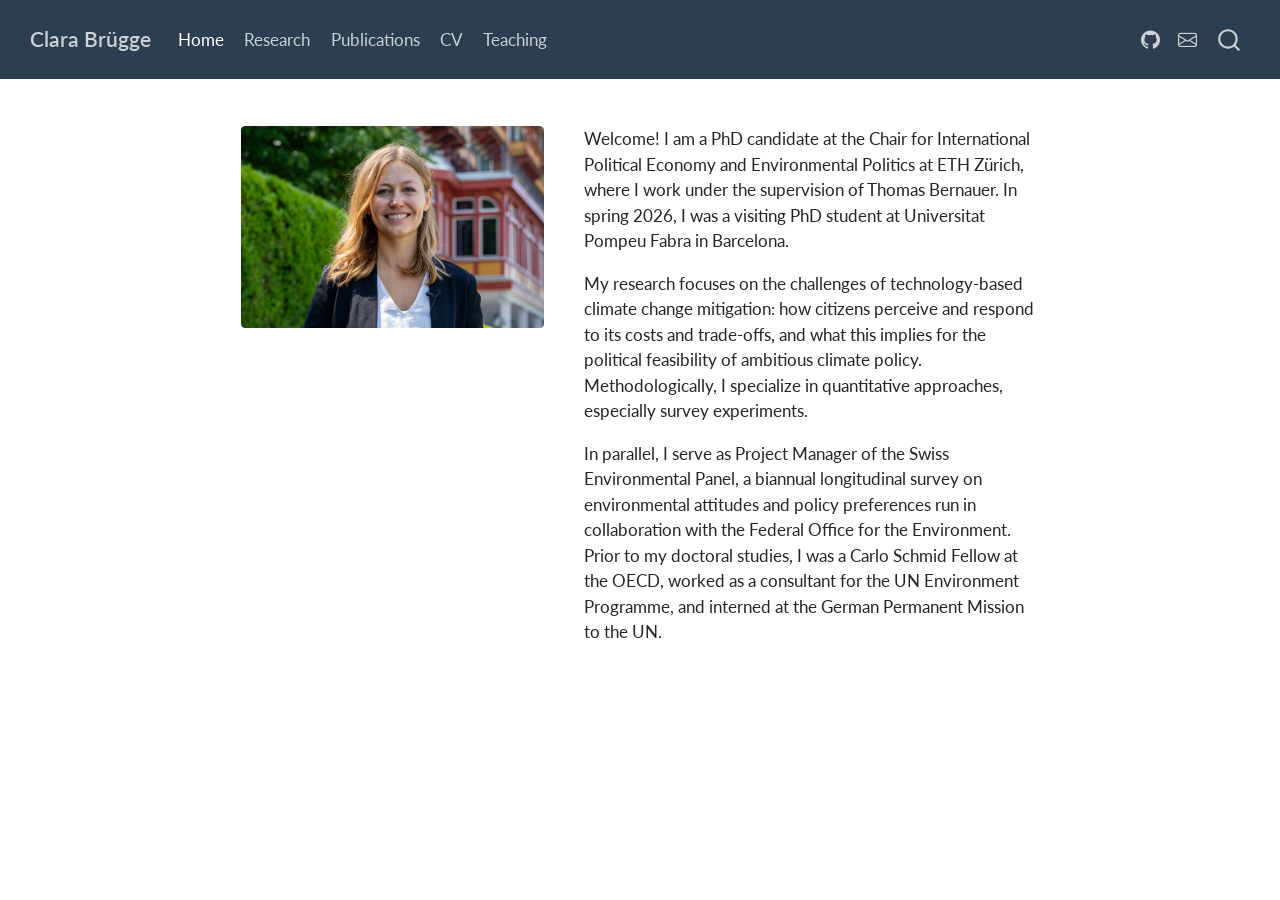
<file: index.html>
<!DOCTYPE html>
<html xmlns="http://www.w3.org/1999/xhtml" lang="en" xml:lang="en"><head>

<meta charset="utf-8">
<meta name="generator" content="quarto-1.11.9">

<meta name="viewport" content="width=device-width, initial-scale=1.0, user-scalable=yes">

<meta name="description" content="Clara Brügge is a PhD candidate in International Political Economy and Environmental Politics at ETH Zürich. Research on public opinion, survey experiments and the political feasibility of climate policy.">

<title>Clara Brügge – PhD Candidate in Environmental Politics, ETH Zürich – Clara Brügge</title>
<style>
/* Default styles provided by pandoc.
** See https://pandoc.org/MANUAL.html#variables-for-html for config info.
*/
span.smallcaps{font-variant: small-caps;}
div.columns{display: flex; gap: 1.5em;}
div.column{flex: auto;}
@media screen {
div.columns{gap: min(4vw, 1.5em);}
div.column{overflow-x: auto;}
}
div.hanging-indent{margin-left: 1.5em; text-indent: -1.5em;}
ul.task-list{list-style: none;}
ul.task-list li input[type="checkbox"] {
  width: 0.8em;
  margin: 0 0.8em 0.2em -1em; /* quarto-specific, see https://github.com/quarto-dev/quarto-cli/issues/4556 */ 
  vertical-align: middle;
}
</style>


<script src="site_libs/quarto-nav/quarto-nav.js"></script>
<script src="site_libs/quarto-nav/headroom.min.js"></script>
<script src="site_libs/clipboard/clipboard.min.js"></script>
<script src="site_libs/quarto-search/autocomplete.umd.js"></script>
<script src="site_libs/quarto-search/fuse.min.js"></script>
<script src="site_libs/quarto-search/quarto-search.js"></script>
<meta name="quarto:offset" content="./">
<script src="site_libs/quarto-html/quarto.js" type="module"></script>
<script src="site_libs/quarto-html/tabsets/tabsets.js" type="module"></script>
<script src="site_libs/quarto-html/scrollable-regions/scrollable-regions.js" type="module"></script>
<script src="site_libs/quarto-html/popper.min.js"></script>
<script src="site_libs/quarto-html/tippy.umd.min.js"></script>
<script src="site_libs/quarto-html/anchor.min.js"></script>
<link href="site_libs/quarto-html/tippy.css" rel="stylesheet">
<link href="site_libs/quarto-html/quarto-syntax-highlighting-63b5708e65d6cd79cd7618c58d0c21e7.css" rel="stylesheet" id="quarto-text-highlighting-styles">
<script src="site_libs/bootstrap/bootstrap.min.js"></script>
<link href="site_libs/bootstrap/bootstrap-icons.css" rel="stylesheet">
<link href="site_libs/bootstrap/bootstrap-1895d770650154722f7722018adbf507.min.css" rel="stylesheet" append-hash="true" id="quarto-bootstrap" data-mode="light">
<script id="quarto-search-options" type="application/json">{
  "location": "navbar",
  "copy-button": false,
  "collapse-after": 3,
  "panel-placement": "end",
  "type": "overlay",
  "limit": 50,
  "keyboard-shortcut": [
    "f",
    "/",
    "s"
  ],
  "show-item-context": false,
  "language": {
    "search-no-results-text": "No results",
    "search-matching-documents-text": "matching documents",
    "search-copy-link-title": "Copy link to search",
    "search-hide-matches-text": "Hide additional matches",
    "search-more-match-text": "more match in this document",
    "search-more-matches-text": "more matches in this document",
    "search-clear-button-title": "Clear",
    "search-text-placeholder": "",
    "search-detached-cancel-button-title": "Cancel",
    "search-submit-button-title": "Submit",
    "search-label": "Search"
  }
}</script>
<meta name="google-site-verification" content="9ey0wzhWp5DeeCTPAbMis8slgyJrIRPa8toLAKArgnY">


<link rel="stylesheet" href="styles.css">
<meta property="og:title" content="Clara Brügge – PhD Candidate in Environmental Politics, ETH Zürich">
<meta property="og:description" content="Clara Brügge is a PhD candidate in International Political Economy and Environmental Politics at ETH Zürich. Research on public opinion, survey experiments and the political feasibility of climate policy.">
<meta property="og:image" content="https://clbruegge.github.io/profile.jpg">
<meta property="og:site_name" content="Clara Brügge">
<meta property="og:image:height" content="2371">
<meta property="og:image:width" content="3555">
</head>

<body class="nav-fixed fullcontent quarto-light"><a id="quarto-skip-link" class="visually-hidden-focusable" href="#quarto-document-content">Skip to main content</a>

<div id="quarto-search-results"></div>
  <header id="quarto-header" class="headroom fixed-top">
    <nav class="navbar navbar-expand-lg " data-bs-theme="dark" aria-label="Site">
      <div class="navbar-container container-fluid">
      <div class="navbar-brand-container mx-auto">
    <a class="navbar-brand" href="./index.html">
    <span class="navbar-title">Clara Brügge</span>
    </a>
  </div>
          <button class="navbar-toggler" type="button" data-bs-toggle="collapse" data-bs-target="#navbarCollapse" aria-controls="navbarCollapse" aria-expanded="false" aria-label="Toggle navigation" onclick="if (window.quartoToggleHeadroom) { window.quartoToggleHeadroom(); }">
  <span class="navbar-toggler-icon"></span>
</button>
          <div class="collapse navbar-collapse" id="navbarCollapse">
            <ul class="navbar-nav navbar-nav-scroll me-auto">
  <li class="nav-item">
    <a class="nav-link active" href="./index.html" aria-current="page"> 
<span class="menu-text">Home</span></a>
  </li>  
  <li class="nav-item">
    <a class="nav-link" href="./research.html"> 
<span class="menu-text">Research</span></a>
  </li>  
  <li class="nav-item">
    <a class="nav-link" href="./publications.html"> 
<span class="menu-text">Publications</span></a>
  </li>  
  <li class="nav-item">
    <a class="nav-link" href="./cv.html"> 
<span class="menu-text">CV</span></a>
  </li>  
  <li class="nav-item">
    <a class="nav-link" href="./teaching.html"> 
<span class="menu-text">Teaching</span></a>
  </li>  
</ul>
            <ul class="navbar-nav navbar-nav-scroll ms-auto">
  <li class="nav-item compact">
    <a class="nav-link" href="https://github.com/clbruegge"> <i class="bi bi-github" role="img">
</i> 
<span class="menu-text"></span></a>
  </li>  
  <li class="nav-item compact">
    <a class="nav-link" href="mailto:cbrugge@ethz.ch"> <i class="bi bi-envelope" role="img">
</i> 
<span class="menu-text"></span></a>
  </li>  
</ul>
          </div> <!-- /navcollapse -->
            <div class="quarto-navbar-tools">
</div>
            <div id="quarto-search" class="" title="Search"></div>
      </div> <!-- /container-fluid -->
    </nav>
</header>
<!-- content -->
<div id="quarto-content" class="quarto-container page-columns page-rows-contents page-layout-article page-navbar">
<!-- sidebar -->
<!-- margin-sidebar -->
    
<!-- main -->
<main class="content" id="quarto-document-content" tabindex="-1"><header id="title-block-header" class="quarto-title-block"></header>




<div class="columns">
<div class="column" style="width:38%;">
<p><img src="profile.jpg" class="rounded img-fluid" style="width:100%; border-radius: 50%;"></p>
</div><div class="column" style="width:5%;">

</div><div class="column" style="width:57%;">
<p>Welcome! I am a PhD candidate at the Chair for International Political Economy and Environmental Politics at ETH Zürich, where I work under the supervision of Thomas Bernauer. In spring 2026, I was a visiting PhD student at Universitat Pompeu Fabra in Barcelona.</p>
<p>My research focuses on the challenges of technology-based climate change mitigation: how citizens perceive and respond to its costs and trade-offs, and what this implies for the political feasibility of ambitious climate policy. Methodologically, I specialize in quantitative approaches, especially survey experiments.</p>
<p>In parallel, I serve as Project Manager of the Swiss Environmental Panel, a biannual longitudinal survey on environmental attitudes and policy preferences run in collaboration with the Federal Office for the Environment. Prior to my doctoral studies, I was a Carlo Schmid Fellow at the OECD, worked as a consultant for the UN Environment Programme, and interned at the German Permanent Mission to the UN.</p>
</div>
</div>



</main> <!-- /main -->
<script id="quarto-html-after-body" type="application/javascript">
  window.document.addEventListener("DOMContentLoaded", function (event) {
    const icon = "";
    const anchorJS = new window.AnchorJS();
    anchorJS.options = {
      placement: 'right',
      icon: icon
    };
    anchorJS.add('.anchored');
    const isCodeAnnotation = (el) => {
      for (const clz of el.classList) {
        if (clz.startsWith('code-annotation-')) {                     
          return true;
        }
      }
      return false;
    }
    const onCopySuccess = function(e) {
      // button target
      const button = e.trigger;
      // don't keep focus
      button.blur();
      // flash "checked"
      button.classList.add('code-copy-button-checked');
      var currentTitle = button.getAttribute("title");
      button.setAttribute("title", "Copied!");
      let tooltip;
      if (window.bootstrap) {
        button.setAttribute("data-bs-toggle", "tooltip");
        button.setAttribute("data-bs-placement", "left");
        button.setAttribute("data-bs-title", "Copied!");
        tooltip = new bootstrap.Tooltip(button, 
          { trigger: "manual", 
            customClass: "code-copy-button-tooltip",
            offset: [0, -8]});
        tooltip.show();    
      }
      setTimeout(function() {
        if (tooltip) {
          tooltip.hide();
          button.removeAttribute("data-bs-title");
          button.removeAttribute("data-bs-toggle");
          button.removeAttribute("data-bs-placement");
        }
        button.setAttribute("title", currentTitle);
        button.classList.remove('code-copy-button-checked');
      }, 1000);
      // clear code selection
      e.clearSelection();
    }
    const getTextToCopy = function(trigger) {
      const outerScaffold = trigger.parentElement.cloneNode(true);
      const codeEl = outerScaffold.querySelector('code');
      for (const childEl of codeEl.children) {
        if (isCodeAnnotation(childEl)) {
          childEl.remove();
        }
      }
      return codeEl.innerText;
    }
    const clipboard = new window.ClipboardJS('.code-copy-button:not([data-in-quarto-modal])', {
      text: getTextToCopy
    });
    clipboard.on('success', onCopySuccess);
    if (window.document.getElementById('quarto-embedded-source-code-modal')) {
      const clipboardModal = new window.ClipboardJS('.code-copy-button[data-in-quarto-modal]', {
        text: getTextToCopy,
        container: window.document.getElementById('quarto-embedded-source-code-modal')
      });
      clipboardModal.on('success', onCopySuccess);
    }
      var localhostRegex = new RegExp(/^(?:http|https):\/\/localhost\:?[0-9]*\//);
      var mailtoRegex = new RegExp(/^mailto:/);
        var filterRegex = new RegExp("https:\/\/clbruegge\.github\.io\/");
      var isInternal = (href) => {
          return filterRegex.test(href) || localhostRegex.test(href) || mailtoRegex.test(href);
      }
      // Inspect non-navigation links and adorn them if external
      window.quartoDecorateExternalLinks = function (root) {
     var links = (root || window.document).querySelectorAll('a[href]:not(.nav-link):not(.navbar-brand):not(.toc-action):not(.sidebar-link):not(.sidebar-item-toggle):not(.pagination-link):not(.no-external):not([aria-hidden]):not(.dropdown-item):not(.quarto-navigation-tool):not(.about-link)');
      for (var i=0; i<links.length; i++) {
        const link = links[i];
        if (!isInternal(link.href)) {
          // undo the damage that might have been done by quarto-nav.js in the case of
          // links that we want to consider external
          if (link.dataset.originalHref !== undefined) {
            link.href = link.dataset.originalHref;
          }
          if (!link.classList.contains('no-external-icon')) {
          }
        }
      }
      };
      window.quartoDecorateExternalLinks(window.document);
    // Esc closes the popup (WCAG 1.4.13) and focus leaving both trigger and
    // popup closes it (WCAG 2.4.11); tippy handles neither for interactive popups.
    const hideOnEscAndFocusOut = {
      name: 'hideOnEscAndFocusOut',
      defaultValue: true,
      fn(instance) {
        const dismiss = () => {
          // A show scheduled by the trigger delay would otherwise reopen it
          instance.clearDelayTimeouts();
          instance.hide();
        };
        const onKeyDown = (event) => {
          if (event.key !== 'Escape') {
            return;
          }
          // Keep Esc from also reaching page handlers (e.g. reveal.js overview),
          // except an open reveal.js slide menu, which Esc should close too.
          // The menu handles keys only when its keyboard option is on.
          const menuHandlesEsc = window.Reveal?.getPlugin?.('menu')?.isOpen() &&
            window.Reveal.getConfig().menu?.keyboard !== false;
          if (!menuHandlesEsc) {
            event.stopPropagation();
          }
          if (instance.popper.contains(window.document.activeElement)) {
            // Disabled while refocusing so the focus trigger does not reopen it
            instance.disable();
            instance.reference.focus();
            instance.enable();
          }
          dismiss();
        };
        const onFocusOut = (event) => {
          const target = event.relatedTarget;
          if (target && !instance.reference.contains(target) &&
              !instance.popper.contains(target)) {
            dismiss();
          }
        };
        // On the trigger too: a click trigger (code-annotations: select) has no
        // blur handling. Attached for the instance's lifetime so leaving the
        // trigger also cancels a show still pending on the trigger delay.
        instance.reference.addEventListener('focusout', onFocusOut);
        return {
          onShow() {
            window.document.addEventListener('keydown', onKeyDown, true);
            instance.popper.addEventListener('focusout', onFocusOut);
          },
          onHide() {
            window.document.removeEventListener('keydown', onKeyDown, true);
            instance.popper.removeEventListener('focusout', onFocusOut);
          },
          onDestroy() {
            instance.reference.removeEventListener('focusout', onFocusOut);
          },
        };
      },
    };
    function tippyHover(el, contentFn, onTriggerFn, onUntriggerFn) {
      const config = {
        allowHTML: true,
        maxWidth: 500,
        delay: 100,
        arrow: false,
        appendTo: function(el) {
            return el.parentElement;
        },
        interactive: true,
        interactiveBorder: 10,
        theme: 'quarto',
        placement: 'bottom-start',
        plugins: [hideOnEscAndFocusOut],
      };
      if (contentFn) {
        config.content = contentFn;
      }
      if (onTriggerFn) {
        config.onTrigger = onTriggerFn;
      }
      if (onUntriggerFn) {
        config.onUntrigger = onUntriggerFn;
      }
      window.tippy(el, config); 
    }
    const noterefs = window.document.querySelectorAll('a[role="doc-noteref"]');
    for (var i=0; i<noterefs.length; i++) {
      const ref = noterefs[i];
      tippyHover(ref, function() {
        // use id or data attribute instead here
        let href = ref.getAttribute('data-footnote-href') || ref.getAttribute('href');
        try { href = new URL(href).hash; } catch {}
        const id = href.replace(/^#\/?/, "");
        const note = window.document.getElementById(id);
        if (note) {
          return note.innerHTML;
        } else {
          return "";
        }
      });
    }
    const xrefs = window.document.querySelectorAll('a.quarto-xref');
    const processXRef = (id, note) => {
      // Strip column container classes
      const stripColumnClz = (el) => {
        el.classList.remove("page-full", "page-columns");
        if (el.children) {
          for (const child of el.children) {
            stripColumnClz(child);
          }
        }
      }
      stripColumnClz(note)
      if (id === null || id.startsWith('sec-')) {
        // Special case sections, only their first couple elements
        const container = document.createElement("div");
        if (note.children && note.children.length > 2) {
          container.appendChild(note.children[0].cloneNode(true));
          for (let i = 1; i < note.children.length; i++) {
            const child = note.children[i];
            if (child.tagName === "P" && child.innerText === "") {
              continue;
            } else {
              container.appendChild(child.cloneNode(true));
              break;
            }
          }
          if (window.Quarto?.typesetMath) {
            window.Quarto.typesetMath(container);
          }
          return container.innerHTML
        } else {
          if (window.Quarto?.typesetMath) {
            window.Quarto.typesetMath(note);
          }
          return note.innerHTML;
        }
      } else {
        // Remove any anchor links if they are present
        const anchorLink = note.querySelector('a.anchorjs-link');
        if (anchorLink) {
          anchorLink.remove();
        }
        if (window.Quarto?.typesetMath) {
          window.Quarto.typesetMath(note);
        }
        if (note.classList.contains("callout")) {
          return note.outerHTML;
        } else {
          return note.innerHTML;
        }
      }
    }
    for (var i=0; i<xrefs.length; i++) {
      const xref = xrefs[i];
      tippyHover(xref, undefined, function(instance) {
        instance.disable();
        let url = xref.getAttribute('href');
        let hash = undefined; 
        if (url.startsWith('#')) {
          hash = url;
        } else {
          try { hash = new URL(url).hash; } catch {}
        }
        if (hash) {
          const id = hash.replace(/^#\/?/, "");
          const note = window.document.getElementById(id);
          if (note !== null) {
            try {
              const html = processXRef(id, note.cloneNode(true));
              instance.setContent(html);
            } finally {
              instance.enable();
              instance.show();
            }
          } else {
            // See if we can fetch this
            fetch(url.split('#')[0])
            .then(res => res.text())
            .then(html => {
              const parser = new DOMParser();
              const htmlDoc = parser.parseFromString(html, "text/html");
              const note = htmlDoc.getElementById(id);
              if (note !== null) {
                const html = processXRef(id, note);
                instance.setContent(html);
              } 
            }).finally(() => {
              instance.enable();
              instance.show();
            });
          }
        } else {
          // See if we can fetch a full url (with no hash to target)
          // This is a special case and we should probably do some content thinning / targeting
          fetch(url)
          .then(res => res.text())
          .then(html => {
            const parser = new DOMParser();
            const htmlDoc = parser.parseFromString(html, "text/html");
            const note = htmlDoc.querySelector('main.content');
            if (note !== null) {
              // This should only happen for chapter cross references
              // (since there is no id in the URL)
              // remove the first header
              if (note.children.length > 0 && note.children[0].tagName === "HEADER") {
                note.children[0].remove();
              }
              const html = processXRef(null, note);
              instance.setContent(html);
            } 
          }).finally(() => {
            instance.enable();
            instance.show();
          });
        }
      }, function(instance) {
      });
    }
        let selectedAnnoteEl;
        const selectorForAnnotation = ( cell, annotation) => {
          let cellAttr = 'data-code-cell="' + cell + '"';
          let lineAttr = 'data-code-annotation="' +  annotation + '"';
          const selector = 'span[' + cellAttr + '][' + lineAttr + ']';
          return selector;
        }
        const selectCodeLines = (annoteEl) => {
          const doc = window.document;
          const targetCell = annoteEl.getAttribute("data-target-cell");
          const targetAnnotation = annoteEl.getAttribute("data-target-annotation");
          const annoteSpan = window.document.querySelector(selectorForAnnotation(targetCell, targetAnnotation));
          const lines = annoteSpan.getAttribute("data-code-lines").split(",");
          const lineIds = lines.map((line) => {
            return targetCell + "-" + line;
          })
          // Each band is positioned against its own containing block, which is
          // not the offsetParent of the lines, so place it from client rects.
          const placeBand = (band, firstEl, lastEl, codeBlock) => {
            const container = band.offsetParent;
            if (container === null) {
              return;
            }
            const containerRect = container.getBoundingClientRect();
            // Reveal.js scales slides with a transform, so convert client
            // pixels back to the CSS pixels of the container.
            const scale = containerRect.height / container.offsetHeight || 1;
            const firstRect = firstEl.getBoundingClientRect();
            const lastRect = lastEl.getBoundingClientRect();
            const top = (firstRect.top - containerRect.top) / scale - container.clientTop + container.scrollTop;
            const height = (lastRect.bottom - firstRect.top) / scale;
            band.style.top = top - 2 + "px";
            band.style.height = height + 4 + "px";
            if (codeBlock) {
              // Without the copy button wrapper, the containing block is wider
              // than the code block, so span the code block explicitly.
              const blockRect = codeBlock.getBoundingClientRect();
              band.style.left = (blockRect.left - containerRect.left) / scale - container.clientLeft + container.scrollLeft + "px";
              band.style.width = blockRect.width / scale + "px";
            }
          };
          if (lineIds.length > 0) {
            const el = window.document.getElementById(lineIds[0]);
            const lastEl = window.document.getElementById(lineIds[lineIds.length - 1]);
            const parent = el.parentElement.parentElement;
            // cook up a div (if necessary) and position it
            let div = window.document.getElementById("code-annotation-line-highlight");
            if (div === null) {
              div = window.document.createElement("div");
              div.setAttribute("id", "code-annotation-line-highlight");
              div.style.position = 'absolute';
              parent.appendChild(div);
            }
            placeBand(div, el, lastEl, parent.closest("div.sourceCode") || parent);
            let gutterDiv = window.document.getElementById("code-annotation-line-highlight-gutter");
            if (gutterDiv === null) {
              gutterDiv = window.document.createElement("div");
              gutterDiv.setAttribute("id", "code-annotation-line-highlight-gutter");
              gutterDiv.style.position = 'absolute';
              const codeCell = window.document.getElementById(targetCell);
              const gutter = codeCell.querySelector('.code-annotation-gutter');
              gutter.appendChild(gutterDiv);
            }
            placeBand(gutterDiv, el, lastEl);
            selectedAnnoteEl = annoteEl;
          }
        };
        const unselectCodeLines = () => {
          const elementsIds = ["code-annotation-line-highlight", "code-annotation-line-highlight-gutter"];
          elementsIds.forEach((elId) => {
            const div = window.document.getElementById(elId);
            if (div) {
              div.remove();
            }
          });
          selectedAnnoteEl = undefined;
        };
          // Handle positioning of the toggle
      window.addEventListener(
        "resize",
        throttle(() => {
          elRect = undefined;
          if (selectedAnnoteEl) {
            selectCodeLines(selectedAnnoteEl);
          }
        }, 10)
      );
      function throttle(fn, ms) {
      let throttle = false;
      let timer;
        return (...args) => {
          if(!throttle) { // first call gets through
              fn.apply(this, args);
              throttle = true;
          } else { // all the others get throttled
              if(timer) clearTimeout(timer); // cancel #2
              timer = setTimeout(() => {
                fn.apply(this, args);
                timer = throttle = false;
              }, ms);
          }
        };
      }
        // Attach click handler to the DT
        const annoteDls = window.document.querySelectorAll('dt[data-target-cell]');
        for (const annoteDlNode of annoteDls) {
          annoteDlNode.addEventListener('click', (event) => {
            const clickedEl = event.target;
            if (clickedEl !== selectedAnnoteEl) {
              unselectCodeLines();
              const activeEl = window.document.querySelector('dt[data-target-cell].code-annotation-active');
              if (activeEl) {
                activeEl.classList.remove('code-annotation-active');
              }
              selectCodeLines(clickedEl);
              clickedEl.classList.add('code-annotation-active');
            } else {
              // Unselect the line
              unselectCodeLines();
              clickedEl.classList.remove('code-annotation-active');
            }
          });
        }
    const findCites = (el) => {
      const parentEl = el.parentElement;
      if (parentEl) {
        const cites = parentEl.dataset.cites;
        if (cites) {
          return {
            el,
            cites: cites.split(' ')
          };
        } else {
          return findCites(el.parentElement)
        }
      } else {
        return undefined;
      }
    };
    var bibliorefs = window.document.querySelectorAll('a[role="doc-biblioref"]');
    for (var i=0; i<bibliorefs.length; i++) {
      const ref = bibliorefs[i];
      const citeInfo = findCites(ref);
      if (citeInfo) {
        tippyHover(citeInfo.el, function() {
          var popup = window.document.createElement('div');
          citeInfo.cites.forEach(function(cite) {
            var citeDiv = window.document.createElement('div');
            citeDiv.classList.add('hanging-indent');
            citeDiv.classList.add('csl-entry');
            var biblioDiv = window.document.getElementById('ref-' + cite);
            if (biblioDiv) {
              citeDiv.innerHTML = biblioDiv.innerHTML;
            }
            popup.appendChild(citeDiv);
          });
          return popup.innerHTML;
        });
      }
    }
  });
  </script>
  <script type="application/javascript">
  window.quartoScrollableRegionsLabels = {"code":"Scrollable code","output":"Scrollable output"};
  </script>
</div> <!-- /content -->




</body></html>
</file>
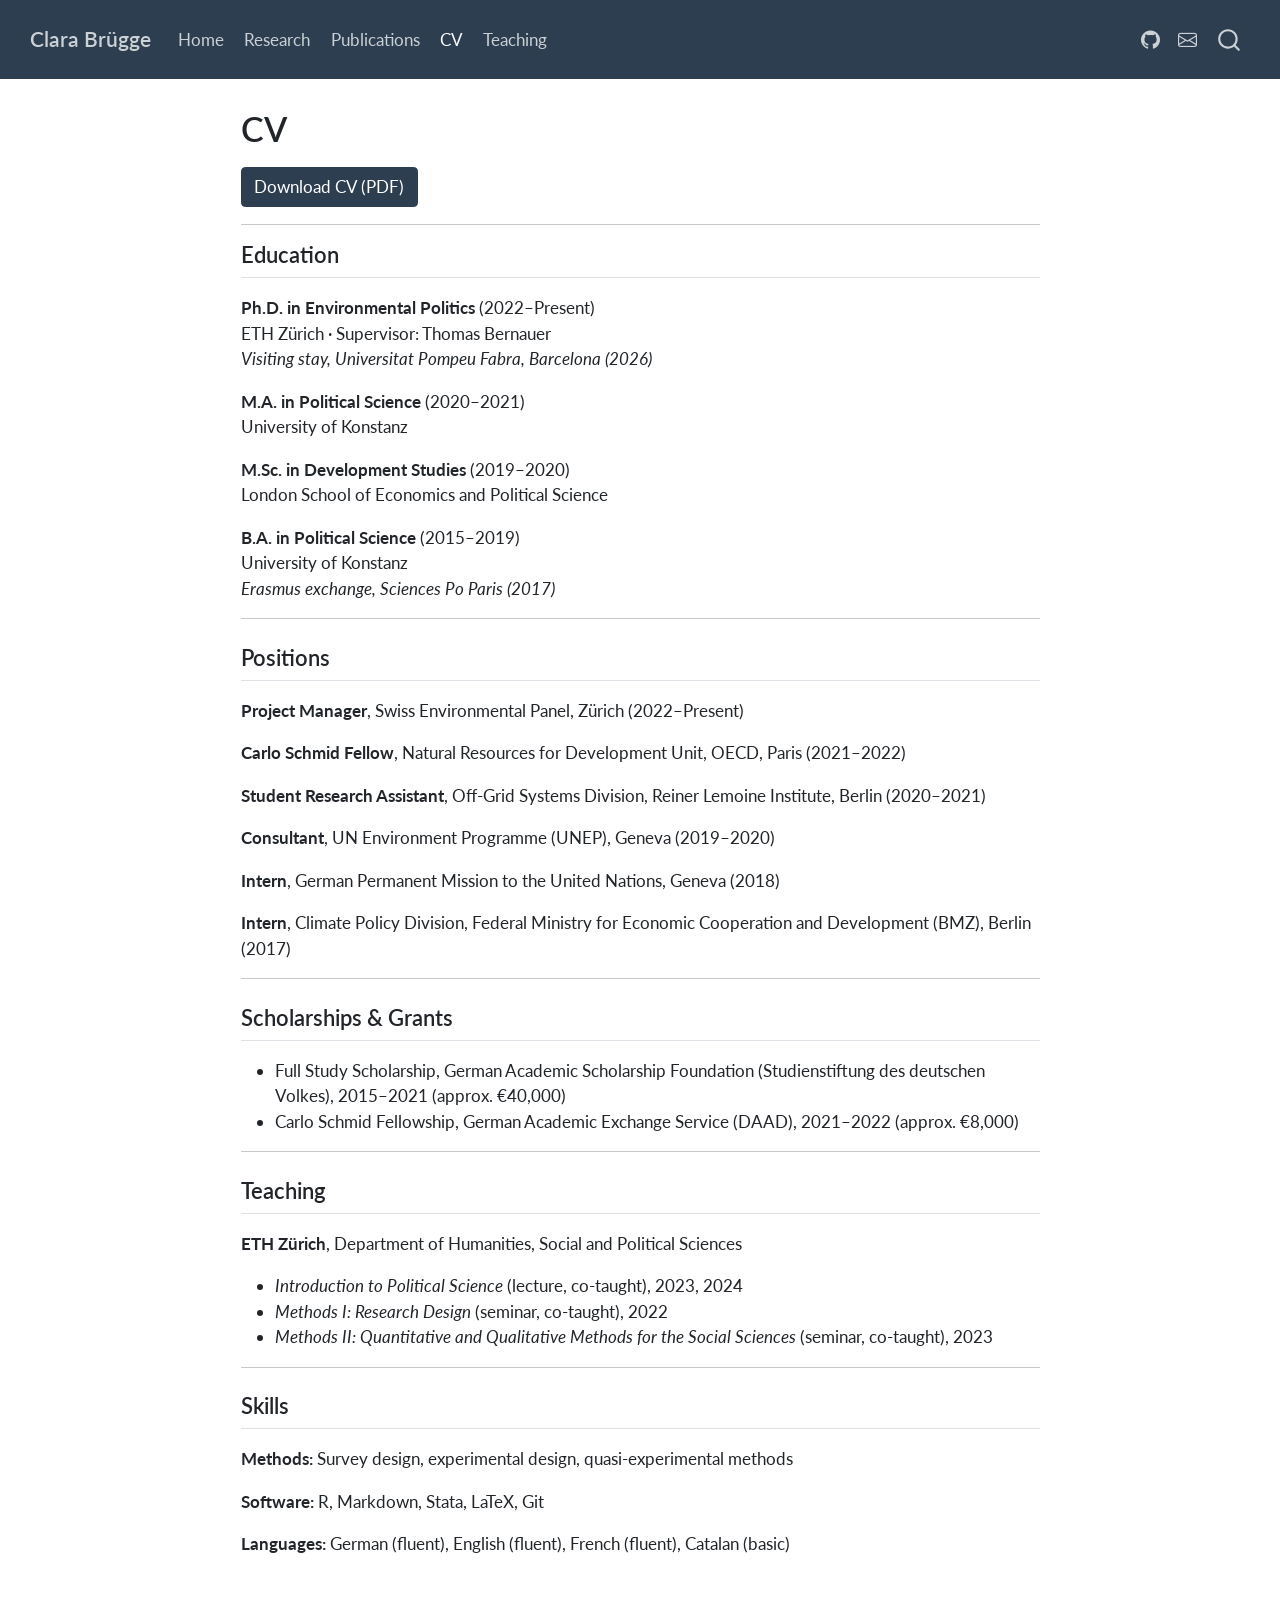
<file: cv.html>
<!DOCTYPE html>
<html xmlns="http://www.w3.org/1999/xhtml" lang="en" xml:lang="en"><head>

<meta charset="utf-8">
<meta name="generator" content="quarto-1.11.9">

<meta name="viewport" content="width=device-width, initial-scale=1.0, user-scalable=yes">


<title>CV – Clara Brügge</title>
<style>
/* Default styles provided by pandoc.
** See https://pandoc.org/MANUAL.html#variables-for-html for config info.
*/
span.smallcaps{font-variant: small-caps;}
div.columns{display: flex; gap: 1.5em;}
div.column{flex: auto;}
@media screen {
div.columns{gap: min(4vw, 1.5em);}
div.column{overflow-x: auto;}
}
div.hanging-indent{margin-left: 1.5em; text-indent: -1.5em;}
ul.task-list{list-style: none;}
ul.task-list li input[type="checkbox"] {
  width: 0.8em;
  margin: 0 0.8em 0.2em -1em; /* quarto-specific, see https://github.com/quarto-dev/quarto-cli/issues/4556 */ 
  vertical-align: middle;
}
</style>


<script src="site_libs/quarto-nav/quarto-nav.js"></script>
<script src="site_libs/quarto-nav/headroom.min.js"></script>
<script src="site_libs/clipboard/clipboard.min.js"></script>
<script src="site_libs/quarto-search/autocomplete.umd.js"></script>
<script src="site_libs/quarto-search/fuse.min.js"></script>
<script src="site_libs/quarto-search/quarto-search.js"></script>
<meta name="quarto:offset" content="./">
<script src="site_libs/quarto-html/quarto.js" type="module"></script>
<script src="site_libs/quarto-html/tabsets/tabsets.js" type="module"></script>
<script src="site_libs/quarto-html/scrollable-regions/scrollable-regions.js" type="module"></script>
<script src="site_libs/quarto-html/popper.min.js"></script>
<script src="site_libs/quarto-html/tippy.umd.min.js"></script>
<script src="site_libs/quarto-html/anchor.min.js"></script>
<link href="site_libs/quarto-html/tippy.css" rel="stylesheet">
<link href="site_libs/quarto-html/quarto-syntax-highlighting-63b5708e65d6cd79cd7618c58d0c21e7.css" rel="stylesheet" id="quarto-text-highlighting-styles">
<script src="site_libs/bootstrap/bootstrap.min.js"></script>
<link href="site_libs/bootstrap/bootstrap-icons.css" rel="stylesheet">
<link href="site_libs/bootstrap/bootstrap-1895d770650154722f7722018adbf507.min.css" rel="stylesheet" append-hash="true" id="quarto-bootstrap" data-mode="light">
<script id="quarto-search-options" type="application/json">{
  "location": "navbar",
  "copy-button": false,
  "collapse-after": 3,
  "panel-placement": "end",
  "type": "overlay",
  "limit": 50,
  "keyboard-shortcut": [
    "f",
    "/",
    "s"
  ],
  "show-item-context": false,
  "language": {
    "search-no-results-text": "No results",
    "search-matching-documents-text": "matching documents",
    "search-copy-link-title": "Copy link to search",
    "search-hide-matches-text": "Hide additional matches",
    "search-more-match-text": "more match in this document",
    "search-more-matches-text": "more matches in this document",
    "search-clear-button-title": "Clear",
    "search-text-placeholder": "",
    "search-detached-cancel-button-title": "Cancel",
    "search-submit-button-title": "Submit",
    "search-label": "Search"
  }
}</script>
<meta name="google-site-verification" content="9ey0wzhWp5DeeCTPAbMis8slgyJrIRPa8toLAKArgnY">


<link rel="stylesheet" href="styles.css">
<meta property="og:title" content="CV – Clara Brügge">
<meta property="og:description" content="Personal website of Clara Brügge, PhD researcher in Environmental Politics at ETH Zürich.">
<meta property="og:site_name" content="Clara Brügge">
</head>

<body class="nav-fixed fullcontent quarto-light"><a id="quarto-skip-link" class="visually-hidden-focusable" href="#quarto-document-content">Skip to main content</a>

<div id="quarto-search-results"></div>
  <header id="quarto-header" class="headroom fixed-top">
    <nav class="navbar navbar-expand-lg " data-bs-theme="dark" aria-label="Site">
      <div class="navbar-container container-fluid">
      <div class="navbar-brand-container mx-auto">
    <a class="navbar-brand" href="./index.html">
    <span class="navbar-title">Clara Brügge</span>
    </a>
  </div>
          <button class="navbar-toggler" type="button" data-bs-toggle="collapse" data-bs-target="#navbarCollapse" aria-controls="navbarCollapse" aria-expanded="false" aria-label="Toggle navigation" onclick="if (window.quartoToggleHeadroom) { window.quartoToggleHeadroom(); }">
  <span class="navbar-toggler-icon"></span>
</button>
          <div class="collapse navbar-collapse" id="navbarCollapse">
            <ul class="navbar-nav navbar-nav-scroll me-auto">
  <li class="nav-item">
    <a class="nav-link" href="./index.html"> 
<span class="menu-text">Home</span></a>
  </li>  
  <li class="nav-item">
    <a class="nav-link" href="./research.html"> 
<span class="menu-text">Research</span></a>
  </li>  
  <li class="nav-item">
    <a class="nav-link" href="./publications.html"> 
<span class="menu-text">Publications</span></a>
  </li>  
  <li class="nav-item">
    <a class="nav-link active" href="./cv.html" aria-current="page"> 
<span class="menu-text">CV</span></a>
  </li>  
  <li class="nav-item">
    <a class="nav-link" href="./teaching.html"> 
<span class="menu-text">Teaching</span></a>
  </li>  
</ul>
            <ul class="navbar-nav navbar-nav-scroll ms-auto">
  <li class="nav-item compact">
    <a class="nav-link" href="https://github.com/clbruegge"> <i class="bi bi-github" role="img">
</i> 
<span class="menu-text"></span></a>
  </li>  
  <li class="nav-item compact">
    <a class="nav-link" href="mailto:cbrugge@ethz.ch"> <i class="bi bi-envelope" role="img">
</i> 
<span class="menu-text"></span></a>
  </li>  
</ul>
          </div> <!-- /navcollapse -->
            <div class="quarto-navbar-tools">
</div>
            <div id="quarto-search" class="" title="Search"></div>
      </div> <!-- /container-fluid -->
    </nav>
</header>
<!-- content -->
<div id="quarto-content" class="quarto-container page-columns page-rows-contents page-layout-article page-navbar">
<!-- sidebar -->
<!-- margin-sidebar -->
    
<!-- main -->
<main class="content" id="quarto-document-content" tabindex="-1">

<header id="title-block-header" class="quarto-title-block default">
<div class="quarto-title">
<h1 class="title">CV</h1>
</div>



<div class="quarto-title-meta">

    
  
    
  </div>
  


</header>


<p><a href="cv.pdf" class="btn btn-primary">Download CV (PDF)</a></p>
<hr>
<section id="education" class="level2">
<h2 class="anchored" data-anchor-id="education">Education</h2>
<p><strong>Ph.D.&nbsp;in Environmental Politics</strong> (2022–Present)<br> ETH Zürich · Supervisor: Thomas Bernauer<br> <em>Visiting stay, Universitat Pompeu Fabra, Barcelona (2026)</em></p>
<p><strong>M.A.&nbsp;in Political Science</strong> (2020–2021)<br> University of Konstanz</p>
<p><strong>M.Sc. in Development Studies</strong> (2019–2020)<br> London School of Economics and Political Science</p>
<p><strong>B.A. in Political Science</strong> (2015–2019)<br> University of Konstanz<br> <em>Erasmus exchange, Sciences Po Paris (2017)</em></p>
<hr>
</section>
<section id="positions" class="level2">
<h2 class="anchored" data-anchor-id="positions">Positions</h2>
<p><strong>Project Manager</strong>, Swiss Environmental Panel, Zürich (2022–Present)</p>
<p><strong>Carlo Schmid Fellow</strong>, Natural Resources for Development Unit, OECD, Paris (2021–2022)</p>
<p><strong>Student Research Assistant</strong>, Off-Grid Systems Division, Reiner Lemoine Institute, Berlin (2020–2021)</p>
<p><strong>Consultant</strong>, UN Environment Programme (UNEP), Geneva (2019–2020)</p>
<p><strong>Intern</strong>, German Permanent Mission to the United Nations, Geneva (2018)</p>
<p><strong>Intern</strong>, Climate Policy Division, Federal Ministry for Economic Cooperation and Development (BMZ), Berlin (2017)</p>
<hr>
</section>
<section id="scholarships-grants" class="level2">
<h2 class="anchored" data-anchor-id="scholarships-grants">Scholarships &amp; Grants</h2>
<ul>
<li>Full Study Scholarship, German Academic Scholarship Foundation (Studienstiftung des deutschen Volkes), 2015–2021 (approx. €40,000)</li>
<li>Carlo Schmid Fellowship, German Academic Exchange Service (DAAD), 2021–2022 (approx. €8,000)</li>
</ul>
<hr>
</section>
<section id="teaching" class="level2">
<h2 class="anchored" data-anchor-id="teaching">Teaching</h2>
<p><strong>ETH Zürich</strong>, Department of Humanities, Social and Political Sciences</p>
<ul>
<li><em>Introduction to Political Science</em> (lecture, co-taught), 2023, 2024</li>
<li><em>Methods I: Research Design</em> (seminar, co-taught), 2022</li>
<li><em>Methods II: Quantitative and Qualitative Methods for the Social Sciences</em> (seminar, co-taught), 2023</li>
</ul>
<hr>
</section>
<section id="skills" class="level2">
<h2 class="anchored" data-anchor-id="skills">Skills</h2>
<p><strong>Methods:</strong> Survey design, experimental design, quasi-experimental methods</p>
<p><strong>Software:</strong> R, Markdown, Stata, LaTeX, Git</p>
<p><strong>Languages:</strong> German (fluent), English (fluent), French (fluent), Catalan (basic)</p>


</section>

</main> <!-- /main -->
<script id="quarto-html-after-body" type="application/javascript">
  window.document.addEventListener("DOMContentLoaded", function (event) {
    const icon = "";
    const anchorJS = new window.AnchorJS();
    anchorJS.options = {
      placement: 'right',
      icon: icon
    };
    anchorJS.add('.anchored');
    const isCodeAnnotation = (el) => {
      for (const clz of el.classList) {
        if (clz.startsWith('code-annotation-')) {                     
          return true;
        }
      }
      return false;
    }
    const onCopySuccess = function(e) {
      // button target
      const button = e.trigger;
      // don't keep focus
      button.blur();
      // flash "checked"
      button.classList.add('code-copy-button-checked');
      var currentTitle = button.getAttribute("title");
      button.setAttribute("title", "Copied!");
      let tooltip;
      if (window.bootstrap) {
        button.setAttribute("data-bs-toggle", "tooltip");
        button.setAttribute("data-bs-placement", "left");
        button.setAttribute("data-bs-title", "Copied!");
        tooltip = new bootstrap.Tooltip(button, 
          { trigger: "manual", 
            customClass: "code-copy-button-tooltip",
            offset: [0, -8]});
        tooltip.show();    
      }
      setTimeout(function() {
        if (tooltip) {
          tooltip.hide();
          button.removeAttribute("data-bs-title");
          button.removeAttribute("data-bs-toggle");
          button.removeAttribute("data-bs-placement");
        }
        button.setAttribute("title", currentTitle);
        button.classList.remove('code-copy-button-checked');
      }, 1000);
      // clear code selection
      e.clearSelection();
    }
    const getTextToCopy = function(trigger) {
      const outerScaffold = trigger.parentElement.cloneNode(true);
      const codeEl = outerScaffold.querySelector('code');
      for (const childEl of codeEl.children) {
        if (isCodeAnnotation(childEl)) {
          childEl.remove();
        }
      }
      return codeEl.innerText;
    }
    const clipboard = new window.ClipboardJS('.code-copy-button:not([data-in-quarto-modal])', {
      text: getTextToCopy
    });
    clipboard.on('success', onCopySuccess);
    if (window.document.getElementById('quarto-embedded-source-code-modal')) {
      const clipboardModal = new window.ClipboardJS('.code-copy-button[data-in-quarto-modal]', {
        text: getTextToCopy,
        container: window.document.getElementById('quarto-embedded-source-code-modal')
      });
      clipboardModal.on('success', onCopySuccess);
    }
      var localhostRegex = new RegExp(/^(?:http|https):\/\/localhost\:?[0-9]*\//);
      var mailtoRegex = new RegExp(/^mailto:/);
        var filterRegex = new RegExp("https:\/\/clbruegge\.github\.io\/");
      var isInternal = (href) => {
          return filterRegex.test(href) || localhostRegex.test(href) || mailtoRegex.test(href);
      }
      // Inspect non-navigation links and adorn them if external
      window.quartoDecorateExternalLinks = function (root) {
     var links = (root || window.document).querySelectorAll('a[href]:not(.nav-link):not(.navbar-brand):not(.toc-action):not(.sidebar-link):not(.sidebar-item-toggle):not(.pagination-link):not(.no-external):not([aria-hidden]):not(.dropdown-item):not(.quarto-navigation-tool):not(.about-link)');
      for (var i=0; i<links.length; i++) {
        const link = links[i];
        if (!isInternal(link.href)) {
          // undo the damage that might have been done by quarto-nav.js in the case of
          // links that we want to consider external
          if (link.dataset.originalHref !== undefined) {
            link.href = link.dataset.originalHref;
          }
          if (!link.classList.contains('no-external-icon')) {
          }
        }
      }
      };
      window.quartoDecorateExternalLinks(window.document);
    // Esc closes the popup (WCAG 1.4.13) and focus leaving both trigger and
    // popup closes it (WCAG 2.4.11); tippy handles neither for interactive popups.
    const hideOnEscAndFocusOut = {
      name: 'hideOnEscAndFocusOut',
      defaultValue: true,
      fn(instance) {
        const dismiss = () => {
          // A show scheduled by the trigger delay would otherwise reopen it
          instance.clearDelayTimeouts();
          instance.hide();
        };
        const onKeyDown = (event) => {
          if (event.key !== 'Escape') {
            return;
          }
          // Keep Esc from also reaching page handlers (e.g. reveal.js overview),
          // except an open reveal.js slide menu, which Esc should close too.
          // The menu handles keys only when its keyboard option is on.
          const menuHandlesEsc = window.Reveal?.getPlugin?.('menu')?.isOpen() &&
            window.Reveal.getConfig().menu?.keyboard !== false;
          if (!menuHandlesEsc) {
            event.stopPropagation();
          }
          if (instance.popper.contains(window.document.activeElement)) {
            // Disabled while refocusing so the focus trigger does not reopen it
            instance.disable();
            instance.reference.focus();
            instance.enable();
          }
          dismiss();
        };
        const onFocusOut = (event) => {
          const target = event.relatedTarget;
          if (target && !instance.reference.contains(target) &&
              !instance.popper.contains(target)) {
            dismiss();
          }
        };
        // On the trigger too: a click trigger (code-annotations: select) has no
        // blur handling. Attached for the instance's lifetime so leaving the
        // trigger also cancels a show still pending on the trigger delay.
        instance.reference.addEventListener('focusout', onFocusOut);
        return {
          onShow() {
            window.document.addEventListener('keydown', onKeyDown, true);
            instance.popper.addEventListener('focusout', onFocusOut);
          },
          onHide() {
            window.document.removeEventListener('keydown', onKeyDown, true);
            instance.popper.removeEventListener('focusout', onFocusOut);
          },
          onDestroy() {
            instance.reference.removeEventListener('focusout', onFocusOut);
          },
        };
      },
    };
    function tippyHover(el, contentFn, onTriggerFn, onUntriggerFn) {
      const config = {
        allowHTML: true,
        maxWidth: 500,
        delay: 100,
        arrow: false,
        appendTo: function(el) {
            return el.parentElement;
        },
        interactive: true,
        interactiveBorder: 10,
        theme: 'quarto',
        placement: 'bottom-start',
        plugins: [hideOnEscAndFocusOut],
      };
      if (contentFn) {
        config.content = contentFn;
      }
      if (onTriggerFn) {
        config.onTrigger = onTriggerFn;
      }
      if (onUntriggerFn) {
        config.onUntrigger = onUntriggerFn;
      }
      window.tippy(el, config); 
    }
    const noterefs = window.document.querySelectorAll('a[role="doc-noteref"]');
    for (var i=0; i<noterefs.length; i++) {
      const ref = noterefs[i];
      tippyHover(ref, function() {
        // use id or data attribute instead here
        let href = ref.getAttribute('data-footnote-href') || ref.getAttribute('href');
        try { href = new URL(href).hash; } catch {}
        const id = href.replace(/^#\/?/, "");
        const note = window.document.getElementById(id);
        if (note) {
          return note.innerHTML;
        } else {
          return "";
        }
      });
    }
    const xrefs = window.document.querySelectorAll('a.quarto-xref');
    const processXRef = (id, note) => {
      // Strip column container classes
      const stripColumnClz = (el) => {
        el.classList.remove("page-full", "page-columns");
        if (el.children) {
          for (const child of el.children) {
            stripColumnClz(child);
          }
        }
      }
      stripColumnClz(note)
      if (id === null || id.startsWith('sec-')) {
        // Special case sections, only their first couple elements
        const container = document.createElement("div");
        if (note.children && note.children.length > 2) {
          container.appendChild(note.children[0].cloneNode(true));
          for (let i = 1; i < note.children.length; i++) {
            const child = note.children[i];
            if (child.tagName === "P" && child.innerText === "") {
              continue;
            } else {
              container.appendChild(child.cloneNode(true));
              break;
            }
          }
          if (window.Quarto?.typesetMath) {
            window.Quarto.typesetMath(container);
          }
          return container.innerHTML
        } else {
          if (window.Quarto?.typesetMath) {
            window.Quarto.typesetMath(note);
          }
          return note.innerHTML;
        }
      } else {
        // Remove any anchor links if they are present
        const anchorLink = note.querySelector('a.anchorjs-link');
        if (anchorLink) {
          anchorLink.remove();
        }
        if (window.Quarto?.typesetMath) {
          window.Quarto.typesetMath(note);
        }
        if (note.classList.contains("callout")) {
          return note.outerHTML;
        } else {
          return note.innerHTML;
        }
      }
    }
    for (var i=0; i<xrefs.length; i++) {
      const xref = xrefs[i];
      tippyHover(xref, undefined, function(instance) {
        instance.disable();
        let url = xref.getAttribute('href');
        let hash = undefined; 
        if (url.startsWith('#')) {
          hash = url;
        } else {
          try { hash = new URL(url).hash; } catch {}
        }
        if (hash) {
          const id = hash.replace(/^#\/?/, "");
          const note = window.document.getElementById(id);
          if (note !== null) {
            try {
              const html = processXRef(id, note.cloneNode(true));
              instance.setContent(html);
            } finally {
              instance.enable();
              instance.show();
            }
          } else {
            // See if we can fetch this
            fetch(url.split('#')[0])
            .then(res => res.text())
            .then(html => {
              const parser = new DOMParser();
              const htmlDoc = parser.parseFromString(html, "text/html");
              const note = htmlDoc.getElementById(id);
              if (note !== null) {
                const html = processXRef(id, note);
                instance.setContent(html);
              } 
            }).finally(() => {
              instance.enable();
              instance.show();
            });
          }
        } else {
          // See if we can fetch a full url (with no hash to target)
          // This is a special case and we should probably do some content thinning / targeting
          fetch(url)
          .then(res => res.text())
          .then(html => {
            const parser = new DOMParser();
            const htmlDoc = parser.parseFromString(html, "text/html");
            const note = htmlDoc.querySelector('main.content');
            if (note !== null) {
              // This should only happen for chapter cross references
              // (since there is no id in the URL)
              // remove the first header
              if (note.children.length > 0 && note.children[0].tagName === "HEADER") {
                note.children[0].remove();
              }
              const html = processXRef(null, note);
              instance.setContent(html);
            } 
          }).finally(() => {
            instance.enable();
            instance.show();
          });
        }
      }, function(instance) {
      });
    }
        let selectedAnnoteEl;
        const selectorForAnnotation = ( cell, annotation) => {
          let cellAttr = 'data-code-cell="' + cell + '"';
          let lineAttr = 'data-code-annotation="' +  annotation + '"';
          const selector = 'span[' + cellAttr + '][' + lineAttr + ']';
          return selector;
        }
        const selectCodeLines = (annoteEl) => {
          const doc = window.document;
          const targetCell = annoteEl.getAttribute("data-target-cell");
          const targetAnnotation = annoteEl.getAttribute("data-target-annotation");
          const annoteSpan = window.document.querySelector(selectorForAnnotation(targetCell, targetAnnotation));
          const lines = annoteSpan.getAttribute("data-code-lines").split(",");
          const lineIds = lines.map((line) => {
            return targetCell + "-" + line;
          })
          // Each band is positioned against its own containing block, which is
          // not the offsetParent of the lines, so place it from client rects.
          const placeBand = (band, firstEl, lastEl, codeBlock) => {
            const container = band.offsetParent;
            if (container === null) {
              return;
            }
            const containerRect = container.getBoundingClientRect();
            // Reveal.js scales slides with a transform, so convert client
            // pixels back to the CSS pixels of the container.
            const scale = containerRect.height / container.offsetHeight || 1;
            const firstRect = firstEl.getBoundingClientRect();
            const lastRect = lastEl.getBoundingClientRect();
            const top = (firstRect.top - containerRect.top) / scale - container.clientTop + container.scrollTop;
            const height = (lastRect.bottom - firstRect.top) / scale;
            band.style.top = top - 2 + "px";
            band.style.height = height + 4 + "px";
            if (codeBlock) {
              // Without the copy button wrapper, the containing block is wider
              // than the code block, so span the code block explicitly.
              const blockRect = codeBlock.getBoundingClientRect();
              band.style.left = (blockRect.left - containerRect.left) / scale - container.clientLeft + container.scrollLeft + "px";
              band.style.width = blockRect.width / scale + "px";
            }
          };
          if (lineIds.length > 0) {
            const el = window.document.getElementById(lineIds[0]);
            const lastEl = window.document.getElementById(lineIds[lineIds.length - 1]);
            const parent = el.parentElement.parentElement;
            // cook up a div (if necessary) and position it
            let div = window.document.getElementById("code-annotation-line-highlight");
            if (div === null) {
              div = window.document.createElement("div");
              div.setAttribute("id", "code-annotation-line-highlight");
              div.style.position = 'absolute';
              parent.appendChild(div);
            }
            placeBand(div, el, lastEl, parent.closest("div.sourceCode") || parent);
            let gutterDiv = window.document.getElementById("code-annotation-line-highlight-gutter");
            if (gutterDiv === null) {
              gutterDiv = window.document.createElement("div");
              gutterDiv.setAttribute("id", "code-annotation-line-highlight-gutter");
              gutterDiv.style.position = 'absolute';
              const codeCell = window.document.getElementById(targetCell);
              const gutter = codeCell.querySelector('.code-annotation-gutter');
              gutter.appendChild(gutterDiv);
            }
            placeBand(gutterDiv, el, lastEl);
            selectedAnnoteEl = annoteEl;
          }
        };
        const unselectCodeLines = () => {
          const elementsIds = ["code-annotation-line-highlight", "code-annotation-line-highlight-gutter"];
          elementsIds.forEach((elId) => {
            const div = window.document.getElementById(elId);
            if (div) {
              div.remove();
            }
          });
          selectedAnnoteEl = undefined;
        };
          // Handle positioning of the toggle
      window.addEventListener(
        "resize",
        throttle(() => {
          elRect = undefined;
          if (selectedAnnoteEl) {
            selectCodeLines(selectedAnnoteEl);
          }
        }, 10)
      );
      function throttle(fn, ms) {
      let throttle = false;
      let timer;
        return (...args) => {
          if(!throttle) { // first call gets through
              fn.apply(this, args);
              throttle = true;
          } else { // all the others get throttled
              if(timer) clearTimeout(timer); // cancel #2
              timer = setTimeout(() => {
                fn.apply(this, args);
                timer = throttle = false;
              }, ms);
          }
        };
      }
        // Attach click handler to the DT
        const annoteDls = window.document.querySelectorAll('dt[data-target-cell]');
        for (const annoteDlNode of annoteDls) {
          annoteDlNode.addEventListener('click', (event) => {
            const clickedEl = event.target;
            if (clickedEl !== selectedAnnoteEl) {
              unselectCodeLines();
              const activeEl = window.document.querySelector('dt[data-target-cell].code-annotation-active');
              if (activeEl) {
                activeEl.classList.remove('code-annotation-active');
              }
              selectCodeLines(clickedEl);
              clickedEl.classList.add('code-annotation-active');
            } else {
              // Unselect the line
              unselectCodeLines();
              clickedEl.classList.remove('code-annotation-active');
            }
          });
        }
    const findCites = (el) => {
      const parentEl = el.parentElement;
      if (parentEl) {
        const cites = parentEl.dataset.cites;
        if (cites) {
          return {
            el,
            cites: cites.split(' ')
          };
        } else {
          return findCites(el.parentElement)
        }
      } else {
        return undefined;
      }
    };
    var bibliorefs = window.document.querySelectorAll('a[role="doc-biblioref"]');
    for (var i=0; i<bibliorefs.length; i++) {
      const ref = bibliorefs[i];
      const citeInfo = findCites(ref);
      if (citeInfo) {
        tippyHover(citeInfo.el, function() {
          var popup = window.document.createElement('div');
          citeInfo.cites.forEach(function(cite) {
            var citeDiv = window.document.createElement('div');
            citeDiv.classList.add('hanging-indent');
            citeDiv.classList.add('csl-entry');
            var biblioDiv = window.document.getElementById('ref-' + cite);
            if (biblioDiv) {
              citeDiv.innerHTML = biblioDiv.innerHTML;
            }
            popup.appendChild(citeDiv);
          });
          return popup.innerHTML;
        });
      }
    }
  });
  </script>
  <script type="application/javascript">
  window.quartoScrollableRegionsLabels = {"code":"Scrollable code","output":"Scrollable output"};
  </script>
</div> <!-- /content -->




</body></html>
</file>
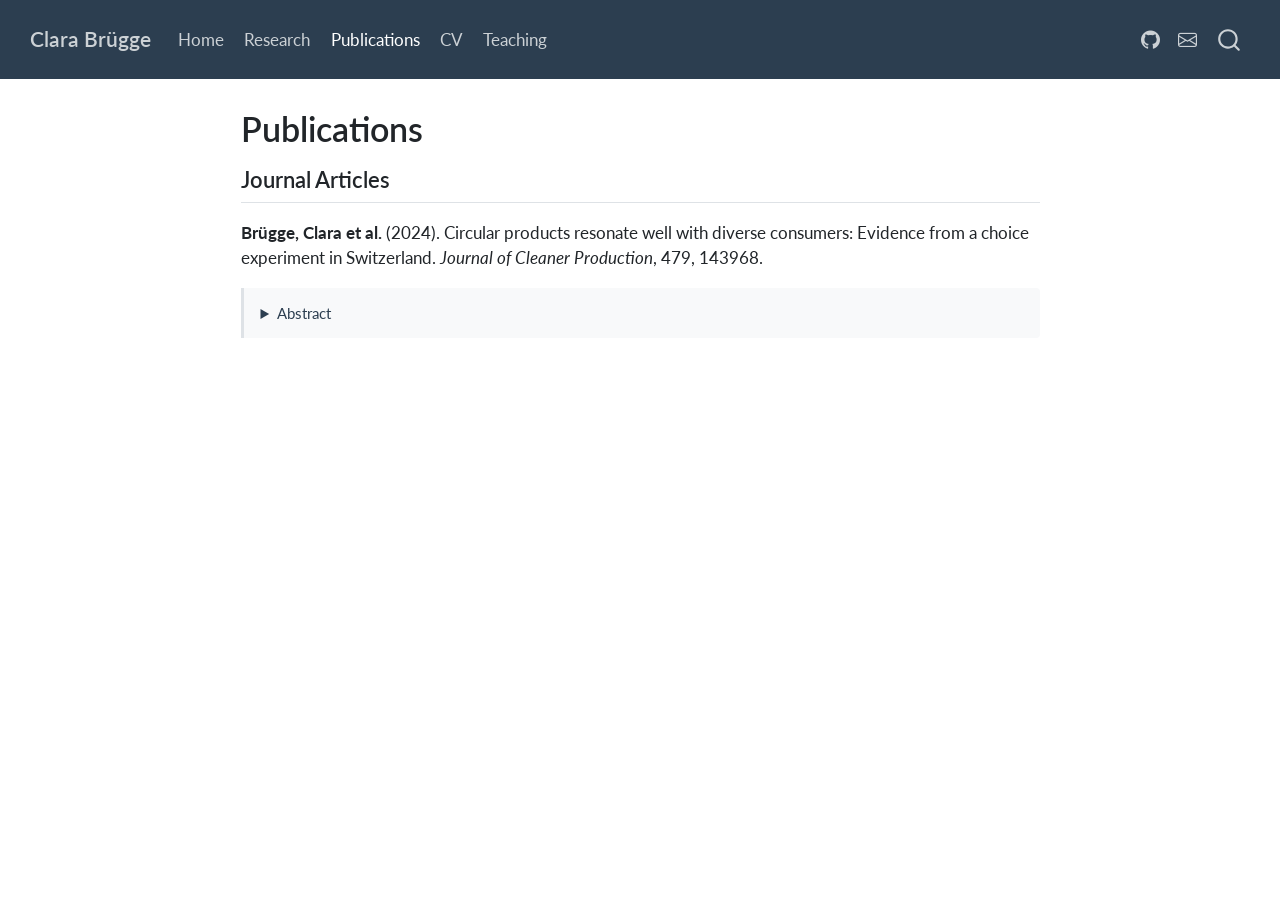
<file: publications.html>
<!DOCTYPE html>
<html xmlns="http://www.w3.org/1999/xhtml" lang="en" xml:lang="en"><head>

<meta charset="utf-8">
<meta name="generator" content="quarto-1.11.9">

<meta name="viewport" content="width=device-width, initial-scale=1.0, user-scalable=yes">


<title>Publications – Clara Brügge</title>
<style>
/* Default styles provided by pandoc.
** See https://pandoc.org/MANUAL.html#variables-for-html for config info.
*/
span.smallcaps{font-variant: small-caps;}
div.columns{display: flex; gap: 1.5em;}
div.column{flex: auto;}
@media screen {
div.columns{gap: min(4vw, 1.5em);}
div.column{overflow-x: auto;}
}
div.hanging-indent{margin-left: 1.5em; text-indent: -1.5em;}
ul.task-list{list-style: none;}
ul.task-list li input[type="checkbox"] {
  width: 0.8em;
  margin: 0 0.8em 0.2em -1em; /* quarto-specific, see https://github.com/quarto-dev/quarto-cli/issues/4556 */ 
  vertical-align: middle;
}
</style>


<script src="site_libs/quarto-nav/quarto-nav.js"></script>
<script src="site_libs/quarto-nav/headroom.min.js"></script>
<script src="site_libs/clipboard/clipboard.min.js"></script>
<script src="site_libs/quarto-search/autocomplete.umd.js"></script>
<script src="site_libs/quarto-search/fuse.min.js"></script>
<script src="site_libs/quarto-search/quarto-search.js"></script>
<meta name="quarto:offset" content="./">
<script src="site_libs/quarto-html/quarto.js" type="module"></script>
<script src="site_libs/quarto-html/tabsets/tabsets.js" type="module"></script>
<script src="site_libs/quarto-html/scrollable-regions/scrollable-regions.js" type="module"></script>
<script src="site_libs/quarto-html/popper.min.js"></script>
<script src="site_libs/quarto-html/tippy.umd.min.js"></script>
<script src="site_libs/quarto-html/anchor.min.js"></script>
<link href="site_libs/quarto-html/tippy.css" rel="stylesheet">
<link href="site_libs/quarto-html/quarto-syntax-highlighting-63b5708e65d6cd79cd7618c58d0c21e7.css" rel="stylesheet" id="quarto-text-highlighting-styles">
<script src="site_libs/bootstrap/bootstrap.min.js"></script>
<link href="site_libs/bootstrap/bootstrap-icons.css" rel="stylesheet">
<link href="site_libs/bootstrap/bootstrap-1895d770650154722f7722018adbf507.min.css" rel="stylesheet" append-hash="true" id="quarto-bootstrap" data-mode="light">
<script id="quarto-search-options" type="application/json">{
  "location": "navbar",
  "copy-button": false,
  "collapse-after": 3,
  "panel-placement": "end",
  "type": "overlay",
  "limit": 50,
  "keyboard-shortcut": [
    "f",
    "/",
    "s"
  ],
  "show-item-context": false,
  "language": {
    "search-no-results-text": "No results",
    "search-matching-documents-text": "matching documents",
    "search-copy-link-title": "Copy link to search",
    "search-hide-matches-text": "Hide additional matches",
    "search-more-match-text": "more match in this document",
    "search-more-matches-text": "more matches in this document",
    "search-clear-button-title": "Clear",
    "search-text-placeholder": "",
    "search-detached-cancel-button-title": "Cancel",
    "search-submit-button-title": "Submit",
    "search-label": "Search"
  }
}</script>
<meta name="google-site-verification" content="9ey0wzhWp5DeeCTPAbMis8slgyJrIRPa8toLAKArgnY">


<link rel="stylesheet" href="styles.css">
<meta property="og:title" content="Publications – Clara Brügge">
<meta property="og:description" content="Personal website of Clara Brügge, PhD researcher in Environmental Politics at ETH Zürich.">
<meta property="og:site_name" content="Clara Brügge">
</head>

<body class="nav-fixed fullcontent quarto-light"><a id="quarto-skip-link" class="visually-hidden-focusable" href="#quarto-document-content">Skip to main content</a>

<div id="quarto-search-results"></div>
  <header id="quarto-header" class="headroom fixed-top">
    <nav class="navbar navbar-expand-lg " data-bs-theme="dark" aria-label="Site">
      <div class="navbar-container container-fluid">
      <div class="navbar-brand-container mx-auto">
    <a class="navbar-brand" href="./index.html">
    <span class="navbar-title">Clara Brügge</span>
    </a>
  </div>
          <button class="navbar-toggler" type="button" data-bs-toggle="collapse" data-bs-target="#navbarCollapse" aria-controls="navbarCollapse" aria-expanded="false" aria-label="Toggle navigation" onclick="if (window.quartoToggleHeadroom) { window.quartoToggleHeadroom(); }">
  <span class="navbar-toggler-icon"></span>
</button>
          <div class="collapse navbar-collapse" id="navbarCollapse">
            <ul class="navbar-nav navbar-nav-scroll me-auto">
  <li class="nav-item">
    <a class="nav-link" href="./index.html"> 
<span class="menu-text">Home</span></a>
  </li>  
  <li class="nav-item">
    <a class="nav-link" href="./research.html"> 
<span class="menu-text">Research</span></a>
  </li>  
  <li class="nav-item">
    <a class="nav-link active" href="./publications.html" aria-current="page"> 
<span class="menu-text">Publications</span></a>
  </li>  
  <li class="nav-item">
    <a class="nav-link" href="./cv.html"> 
<span class="menu-text">CV</span></a>
  </li>  
  <li class="nav-item">
    <a class="nav-link" href="./teaching.html"> 
<span class="menu-text">Teaching</span></a>
  </li>  
</ul>
            <ul class="navbar-nav navbar-nav-scroll ms-auto">
  <li class="nav-item compact">
    <a class="nav-link" href="https://github.com/clbruegge"> <i class="bi bi-github" role="img">
</i> 
<span class="menu-text"></span></a>
  </li>  
  <li class="nav-item compact">
    <a class="nav-link" href="mailto:cbrugge@ethz.ch"> <i class="bi bi-envelope" role="img">
</i> 
<span class="menu-text"></span></a>
  </li>  
</ul>
          </div> <!-- /navcollapse -->
            <div class="quarto-navbar-tools">
</div>
            <div id="quarto-search" class="" title="Search"></div>
      </div> <!-- /container-fluid -->
    </nav>
</header>
<!-- content -->
<div id="quarto-content" class="quarto-container page-columns page-rows-contents page-layout-article page-navbar">
<!-- sidebar -->
<!-- margin-sidebar -->
    
<!-- main -->
<main class="content" id="quarto-document-content" tabindex="-1">

<header id="title-block-header" class="quarto-title-block default">
<div class="quarto-title">
<h1 class="title">Publications</h1>
</div>



<div class="quarto-title-meta">

    
  
    
  </div>
  


</header>


<section id="journal-articles" class="level2">
<h2 class="anchored" data-anchor-id="journal-articles">Journal Articles</h2>
<p><strong>Brügge, Clara et al.</strong> (2024). Circular products resonate well with diverse consumers: Evidence from a choice experiment in Switzerland. <em>Journal of Cleaner Production</em>, 479, 143968.</p>
<details>
<summary>
Abstract
</summary>
<p><em>Abstract coming soon.</em></p>
</details>


</section>

</main> <!-- /main -->
<script id="quarto-html-after-body" type="application/javascript">
  window.document.addEventListener("DOMContentLoaded", function (event) {
    const icon = "";
    const anchorJS = new window.AnchorJS();
    anchorJS.options = {
      placement: 'right',
      icon: icon
    };
    anchorJS.add('.anchored');
    const isCodeAnnotation = (el) => {
      for (const clz of el.classList) {
        if (clz.startsWith('code-annotation-')) {                     
          return true;
        }
      }
      return false;
    }
    const onCopySuccess = function(e) {
      // button target
      const button = e.trigger;
      // don't keep focus
      button.blur();
      // flash "checked"
      button.classList.add('code-copy-button-checked');
      var currentTitle = button.getAttribute("title");
      button.setAttribute("title", "Copied!");
      let tooltip;
      if (window.bootstrap) {
        button.setAttribute("data-bs-toggle", "tooltip");
        button.setAttribute("data-bs-placement", "left");
        button.setAttribute("data-bs-title", "Copied!");
        tooltip = new bootstrap.Tooltip(button, 
          { trigger: "manual", 
            customClass: "code-copy-button-tooltip",
            offset: [0, -8]});
        tooltip.show();    
      }
      setTimeout(function() {
        if (tooltip) {
          tooltip.hide();
          button.removeAttribute("data-bs-title");
          button.removeAttribute("data-bs-toggle");
          button.removeAttribute("data-bs-placement");
        }
        button.setAttribute("title", currentTitle);
        button.classList.remove('code-copy-button-checked');
      }, 1000);
      // clear code selection
      e.clearSelection();
    }
    const getTextToCopy = function(trigger) {
      const outerScaffold = trigger.parentElement.cloneNode(true);
      const codeEl = outerScaffold.querySelector('code');
      for (const childEl of codeEl.children) {
        if (isCodeAnnotation(childEl)) {
          childEl.remove();
        }
      }
      return codeEl.innerText;
    }
    const clipboard = new window.ClipboardJS('.code-copy-button:not([data-in-quarto-modal])', {
      text: getTextToCopy
    });
    clipboard.on('success', onCopySuccess);
    if (window.document.getElementById('quarto-embedded-source-code-modal')) {
      const clipboardModal = new window.ClipboardJS('.code-copy-button[data-in-quarto-modal]', {
        text: getTextToCopy,
        container: window.document.getElementById('quarto-embedded-source-code-modal')
      });
      clipboardModal.on('success', onCopySuccess);
    }
      var localhostRegex = new RegExp(/^(?:http|https):\/\/localhost\:?[0-9]*\//);
      var mailtoRegex = new RegExp(/^mailto:/);
        var filterRegex = new RegExp("https:\/\/clbruegge\.github\.io\/");
      var isInternal = (href) => {
          return filterRegex.test(href) || localhostRegex.test(href) || mailtoRegex.test(href);
      }
      // Inspect non-navigation links and adorn them if external
      window.quartoDecorateExternalLinks = function (root) {
     var links = (root || window.document).querySelectorAll('a[href]:not(.nav-link):not(.navbar-brand):not(.toc-action):not(.sidebar-link):not(.sidebar-item-toggle):not(.pagination-link):not(.no-external):not([aria-hidden]):not(.dropdown-item):not(.quarto-navigation-tool):not(.about-link)');
      for (var i=0; i<links.length; i++) {
        const link = links[i];
        if (!isInternal(link.href)) {
          // undo the damage that might have been done by quarto-nav.js in the case of
          // links that we want to consider external
          if (link.dataset.originalHref !== undefined) {
            link.href = link.dataset.originalHref;
          }
          if (!link.classList.contains('no-external-icon')) {
          }
        }
      }
      };
      window.quartoDecorateExternalLinks(window.document);
    // Esc closes the popup (WCAG 1.4.13) and focus leaving both trigger and
    // popup closes it (WCAG 2.4.11); tippy handles neither for interactive popups.
    const hideOnEscAndFocusOut = {
      name: 'hideOnEscAndFocusOut',
      defaultValue: true,
      fn(instance) {
        const dismiss = () => {
          // A show scheduled by the trigger delay would otherwise reopen it
          instance.clearDelayTimeouts();
          instance.hide();
        };
        const onKeyDown = (event) => {
          if (event.key !== 'Escape') {
            return;
          }
          // Keep Esc from also reaching page handlers (e.g. reveal.js overview),
          // except an open reveal.js slide menu, which Esc should close too.
          // The menu handles keys only when its keyboard option is on.
          const menuHandlesEsc = window.Reveal?.getPlugin?.('menu')?.isOpen() &&
            window.Reveal.getConfig().menu?.keyboard !== false;
          if (!menuHandlesEsc) {
            event.stopPropagation();
          }
          if (instance.popper.contains(window.document.activeElement)) {
            // Disabled while refocusing so the focus trigger does not reopen it
            instance.disable();
            instance.reference.focus();
            instance.enable();
          }
          dismiss();
        };
        const onFocusOut = (event) => {
          const target = event.relatedTarget;
          if (target && !instance.reference.contains(target) &&
              !instance.popper.contains(target)) {
            dismiss();
          }
        };
        // On the trigger too: a click trigger (code-annotations: select) has no
        // blur handling. Attached for the instance's lifetime so leaving the
        // trigger also cancels a show still pending on the trigger delay.
        instance.reference.addEventListener('focusout', onFocusOut);
        return {
          onShow() {
            window.document.addEventListener('keydown', onKeyDown, true);
            instance.popper.addEventListener('focusout', onFocusOut);
          },
          onHide() {
            window.document.removeEventListener('keydown', onKeyDown, true);
            instance.popper.removeEventListener('focusout', onFocusOut);
          },
          onDestroy() {
            instance.reference.removeEventListener('focusout', onFocusOut);
          },
        };
      },
    };
    function tippyHover(el, contentFn, onTriggerFn, onUntriggerFn) {
      const config = {
        allowHTML: true,
        maxWidth: 500,
        delay: 100,
        arrow: false,
        appendTo: function(el) {
            return el.parentElement;
        },
        interactive: true,
        interactiveBorder: 10,
        theme: 'quarto',
        placement: 'bottom-start',
        plugins: [hideOnEscAndFocusOut],
      };
      if (contentFn) {
        config.content = contentFn;
      }
      if (onTriggerFn) {
        config.onTrigger = onTriggerFn;
      }
      if (onUntriggerFn) {
        config.onUntrigger = onUntriggerFn;
      }
      window.tippy(el, config); 
    }
    const noterefs = window.document.querySelectorAll('a[role="doc-noteref"]');
    for (var i=0; i<noterefs.length; i++) {
      const ref = noterefs[i];
      tippyHover(ref, function() {
        // use id or data attribute instead here
        let href = ref.getAttribute('data-footnote-href') || ref.getAttribute('href');
        try { href = new URL(href).hash; } catch {}
        const id = href.replace(/^#\/?/, "");
        const note = window.document.getElementById(id);
        if (note) {
          return note.innerHTML;
        } else {
          return "";
        }
      });
    }
    const xrefs = window.document.querySelectorAll('a.quarto-xref');
    const processXRef = (id, note) => {
      // Strip column container classes
      const stripColumnClz = (el) => {
        el.classList.remove("page-full", "page-columns");
        if (el.children) {
          for (const child of el.children) {
            stripColumnClz(child);
          }
        }
      }
      stripColumnClz(note)
      if (id === null || id.startsWith('sec-')) {
        // Special case sections, only their first couple elements
        const container = document.createElement("div");
        if (note.children && note.children.length > 2) {
          container.appendChild(note.children[0].cloneNode(true));
          for (let i = 1; i < note.children.length; i++) {
            const child = note.children[i];
            if (child.tagName === "P" && child.innerText === "") {
              continue;
            } else {
              container.appendChild(child.cloneNode(true));
              break;
            }
          }
          if (window.Quarto?.typesetMath) {
            window.Quarto.typesetMath(container);
          }
          return container.innerHTML
        } else {
          if (window.Quarto?.typesetMath) {
            window.Quarto.typesetMath(note);
          }
          return note.innerHTML;
        }
      } else {
        // Remove any anchor links if they are present
        const anchorLink = note.querySelector('a.anchorjs-link');
        if (anchorLink) {
          anchorLink.remove();
        }
        if (window.Quarto?.typesetMath) {
          window.Quarto.typesetMath(note);
        }
        if (note.classList.contains("callout")) {
          return note.outerHTML;
        } else {
          return note.innerHTML;
        }
      }
    }
    for (var i=0; i<xrefs.length; i++) {
      const xref = xrefs[i];
      tippyHover(xref, undefined, function(instance) {
        instance.disable();
        let url = xref.getAttribute('href');
        let hash = undefined; 
        if (url.startsWith('#')) {
          hash = url;
        } else {
          try { hash = new URL(url).hash; } catch {}
        }
        if (hash) {
          const id = hash.replace(/^#\/?/, "");
          const note = window.document.getElementById(id);
          if (note !== null) {
            try {
              const html = processXRef(id, note.cloneNode(true));
              instance.setContent(html);
            } finally {
              instance.enable();
              instance.show();
            }
          } else {
            // See if we can fetch this
            fetch(url.split('#')[0])
            .then(res => res.text())
            .then(html => {
              const parser = new DOMParser();
              const htmlDoc = parser.parseFromString(html, "text/html");
              const note = htmlDoc.getElementById(id);
              if (note !== null) {
                const html = processXRef(id, note);
                instance.setContent(html);
              } 
            }).finally(() => {
              instance.enable();
              instance.show();
            });
          }
        } else {
          // See if we can fetch a full url (with no hash to target)
          // This is a special case and we should probably do some content thinning / targeting
          fetch(url)
          .then(res => res.text())
          .then(html => {
            const parser = new DOMParser();
            const htmlDoc = parser.parseFromString(html, "text/html");
            const note = htmlDoc.querySelector('main.content');
            if (note !== null) {
              // This should only happen for chapter cross references
              // (since there is no id in the URL)
              // remove the first header
              if (note.children.length > 0 && note.children[0].tagName === "HEADER") {
                note.children[0].remove();
              }
              const html = processXRef(null, note);
              instance.setContent(html);
            } 
          }).finally(() => {
            instance.enable();
            instance.show();
          });
        }
      }, function(instance) {
      });
    }
        let selectedAnnoteEl;
        const selectorForAnnotation = ( cell, annotation) => {
          let cellAttr = 'data-code-cell="' + cell + '"';
          let lineAttr = 'data-code-annotation="' +  annotation + '"';
          const selector = 'span[' + cellAttr + '][' + lineAttr + ']';
          return selector;
        }
        const selectCodeLines = (annoteEl) => {
          const doc = window.document;
          const targetCell = annoteEl.getAttribute("data-target-cell");
          const targetAnnotation = annoteEl.getAttribute("data-target-annotation");
          const annoteSpan = window.document.querySelector(selectorForAnnotation(targetCell, targetAnnotation));
          const lines = annoteSpan.getAttribute("data-code-lines").split(",");
          const lineIds = lines.map((line) => {
            return targetCell + "-" + line;
          })
          // Each band is positioned against its own containing block, which is
          // not the offsetParent of the lines, so place it from client rects.
          const placeBand = (band, firstEl, lastEl, codeBlock) => {
            const container = band.offsetParent;
            if (container === null) {
              return;
            }
            const containerRect = container.getBoundingClientRect();
            // Reveal.js scales slides with a transform, so convert client
            // pixels back to the CSS pixels of the container.
            const scale = containerRect.height / container.offsetHeight || 1;
            const firstRect = firstEl.getBoundingClientRect();
            const lastRect = lastEl.getBoundingClientRect();
            const top = (firstRect.top - containerRect.top) / scale - container.clientTop + container.scrollTop;
            const height = (lastRect.bottom - firstRect.top) / scale;
            band.style.top = top - 2 + "px";
            band.style.height = height + 4 + "px";
            if (codeBlock) {
              // Without the copy button wrapper, the containing block is wider
              // than the code block, so span the code block explicitly.
              const blockRect = codeBlock.getBoundingClientRect();
              band.style.left = (blockRect.left - containerRect.left) / scale - container.clientLeft + container.scrollLeft + "px";
              band.style.width = blockRect.width / scale + "px";
            }
          };
          if (lineIds.length > 0) {
            const el = window.document.getElementById(lineIds[0]);
            const lastEl = window.document.getElementById(lineIds[lineIds.length - 1]);
            const parent = el.parentElement.parentElement;
            // cook up a div (if necessary) and position it
            let div = window.document.getElementById("code-annotation-line-highlight");
            if (div === null) {
              div = window.document.createElement("div");
              div.setAttribute("id", "code-annotation-line-highlight");
              div.style.position = 'absolute';
              parent.appendChild(div);
            }
            placeBand(div, el, lastEl, parent.closest("div.sourceCode") || parent);
            let gutterDiv = window.document.getElementById("code-annotation-line-highlight-gutter");
            if (gutterDiv === null) {
              gutterDiv = window.document.createElement("div");
              gutterDiv.setAttribute("id", "code-annotation-line-highlight-gutter");
              gutterDiv.style.position = 'absolute';
              const codeCell = window.document.getElementById(targetCell);
              const gutter = codeCell.querySelector('.code-annotation-gutter');
              gutter.appendChild(gutterDiv);
            }
            placeBand(gutterDiv, el, lastEl);
            selectedAnnoteEl = annoteEl;
          }
        };
        const unselectCodeLines = () => {
          const elementsIds = ["code-annotation-line-highlight", "code-annotation-line-highlight-gutter"];
          elementsIds.forEach((elId) => {
            const div = window.document.getElementById(elId);
            if (div) {
              div.remove();
            }
          });
          selectedAnnoteEl = undefined;
        };
          // Handle positioning of the toggle
      window.addEventListener(
        "resize",
        throttle(() => {
          elRect = undefined;
          if (selectedAnnoteEl) {
            selectCodeLines(selectedAnnoteEl);
          }
        }, 10)
      );
      function throttle(fn, ms) {
      let throttle = false;
      let timer;
        return (...args) => {
          if(!throttle) { // first call gets through
              fn.apply(this, args);
              throttle = true;
          } else { // all the others get throttled
              if(timer) clearTimeout(timer); // cancel #2
              timer = setTimeout(() => {
                fn.apply(this, args);
                timer = throttle = false;
              }, ms);
          }
        };
      }
        // Attach click handler to the DT
        const annoteDls = window.document.querySelectorAll('dt[data-target-cell]');
        for (const annoteDlNode of annoteDls) {
          annoteDlNode.addEventListener('click', (event) => {
            const clickedEl = event.target;
            if (clickedEl !== selectedAnnoteEl) {
              unselectCodeLines();
              const activeEl = window.document.querySelector('dt[data-target-cell].code-annotation-active');
              if (activeEl) {
                activeEl.classList.remove('code-annotation-active');
              }
              selectCodeLines(clickedEl);
              clickedEl.classList.add('code-annotation-active');
            } else {
              // Unselect the line
              unselectCodeLines();
              clickedEl.classList.remove('code-annotation-active');
            }
          });
        }
    const findCites = (el) => {
      const parentEl = el.parentElement;
      if (parentEl) {
        const cites = parentEl.dataset.cites;
        if (cites) {
          return {
            el,
            cites: cites.split(' ')
          };
        } else {
          return findCites(el.parentElement)
        }
      } else {
        return undefined;
      }
    };
    var bibliorefs = window.document.querySelectorAll('a[role="doc-biblioref"]');
    for (var i=0; i<bibliorefs.length; i++) {
      const ref = bibliorefs[i];
      const citeInfo = findCites(ref);
      if (citeInfo) {
        tippyHover(citeInfo.el, function() {
          var popup = window.document.createElement('div');
          citeInfo.cites.forEach(function(cite) {
            var citeDiv = window.document.createElement('div');
            citeDiv.classList.add('hanging-indent');
            citeDiv.classList.add('csl-entry');
            var biblioDiv = window.document.getElementById('ref-' + cite);
            if (biblioDiv) {
              citeDiv.innerHTML = biblioDiv.innerHTML;
            }
            popup.appendChild(citeDiv);
          });
          return popup.innerHTML;
        });
      }
    }
  });
  </script>
  <script type="application/javascript">
  window.quartoScrollableRegionsLabels = {"code":"Scrollable code","output":"Scrollable output"};
  </script>
</div> <!-- /content -->




</body></html>
</file>
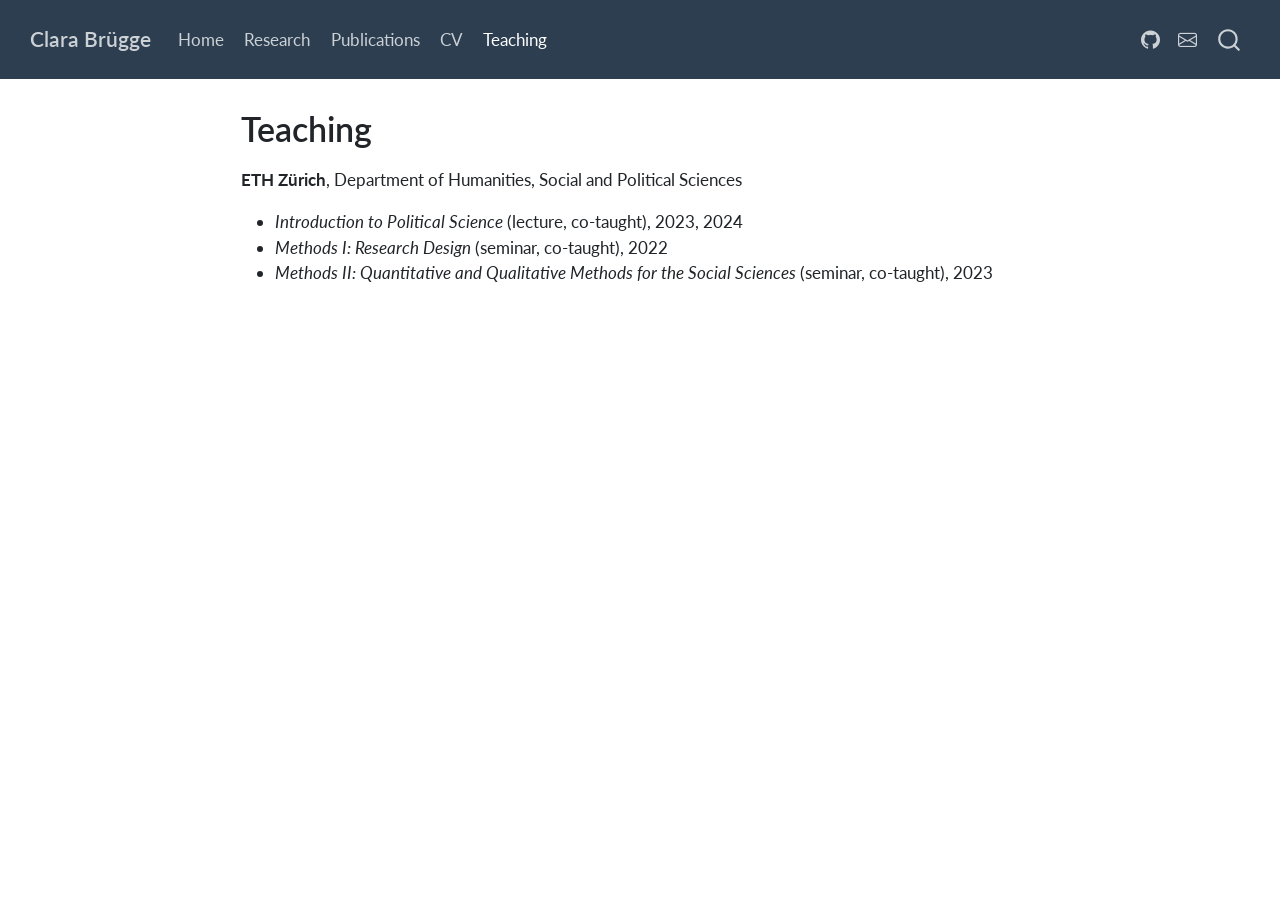
<file: teaching.html>
<!DOCTYPE html>
<html xmlns="http://www.w3.org/1999/xhtml" lang="en" xml:lang="en"><head>

<meta charset="utf-8">
<meta name="generator" content="quarto-1.11.9">

<meta name="viewport" content="width=device-width, initial-scale=1.0, user-scalable=yes">


<title>Teaching – Clara Brügge</title>
<style>
/* Default styles provided by pandoc.
** See https://pandoc.org/MANUAL.html#variables-for-html for config info.
*/
span.smallcaps{font-variant: small-caps;}
div.columns{display: flex; gap: 1.5em;}
div.column{flex: auto;}
@media screen {
div.columns{gap: min(4vw, 1.5em);}
div.column{overflow-x: auto;}
}
div.hanging-indent{margin-left: 1.5em; text-indent: -1.5em;}
ul.task-list{list-style: none;}
ul.task-list li input[type="checkbox"] {
  width: 0.8em;
  margin: 0 0.8em 0.2em -1em; /* quarto-specific, see https://github.com/quarto-dev/quarto-cli/issues/4556 */ 
  vertical-align: middle;
}
</style>


<script src="site_libs/quarto-nav/quarto-nav.js"></script>
<script src="site_libs/quarto-nav/headroom.min.js"></script>
<script src="site_libs/clipboard/clipboard.min.js"></script>
<script src="site_libs/quarto-search/autocomplete.umd.js"></script>
<script src="site_libs/quarto-search/fuse.min.js"></script>
<script src="site_libs/quarto-search/quarto-search.js"></script>
<meta name="quarto:offset" content="./">
<script src="site_libs/quarto-html/quarto.js" type="module"></script>
<script src="site_libs/quarto-html/tabsets/tabsets.js" type="module"></script>
<script src="site_libs/quarto-html/scrollable-regions/scrollable-regions.js" type="module"></script>
<script src="site_libs/quarto-html/popper.min.js"></script>
<script src="site_libs/quarto-html/tippy.umd.min.js"></script>
<script src="site_libs/quarto-html/anchor.min.js"></script>
<link href="site_libs/quarto-html/tippy.css" rel="stylesheet">
<link href="site_libs/quarto-html/quarto-syntax-highlighting-63b5708e65d6cd79cd7618c58d0c21e7.css" rel="stylesheet" id="quarto-text-highlighting-styles">
<script src="site_libs/bootstrap/bootstrap.min.js"></script>
<link href="site_libs/bootstrap/bootstrap-icons.css" rel="stylesheet">
<link href="site_libs/bootstrap/bootstrap-1895d770650154722f7722018adbf507.min.css" rel="stylesheet" append-hash="true" id="quarto-bootstrap" data-mode="light">
<script id="quarto-search-options" type="application/json">{
  "location": "navbar",
  "copy-button": false,
  "collapse-after": 3,
  "panel-placement": "end",
  "type": "overlay",
  "limit": 50,
  "keyboard-shortcut": [
    "f",
    "/",
    "s"
  ],
  "show-item-context": false,
  "language": {
    "search-no-results-text": "No results",
    "search-matching-documents-text": "matching documents",
    "search-copy-link-title": "Copy link to search",
    "search-hide-matches-text": "Hide additional matches",
    "search-more-match-text": "more match in this document",
    "search-more-matches-text": "more matches in this document",
    "search-clear-button-title": "Clear",
    "search-text-placeholder": "",
    "search-detached-cancel-button-title": "Cancel",
    "search-submit-button-title": "Submit",
    "search-label": "Search"
  }
}</script>
<meta name="google-site-verification" content="9ey0wzhWp5DeeCTPAbMis8slgyJrIRPa8toLAKArgnY">


<link rel="stylesheet" href="styles.css">
<meta property="og:title" content="Teaching – Clara Brügge">
<meta property="og:description" content="Personal website of Clara Brügge, PhD researcher in Environmental Politics at ETH Zürich.">
<meta property="og:site_name" content="Clara Brügge">
</head>

<body class="nav-fixed fullcontent quarto-light"><a id="quarto-skip-link" class="visually-hidden-focusable" href="#quarto-document-content">Skip to main content</a>

<div id="quarto-search-results"></div>
  <header id="quarto-header" class="headroom fixed-top">
    <nav class="navbar navbar-expand-lg " data-bs-theme="dark" aria-label="Site">
      <div class="navbar-container container-fluid">
      <div class="navbar-brand-container mx-auto">
    <a class="navbar-brand" href="./index.html">
    <span class="navbar-title">Clara Brügge</span>
    </a>
  </div>
          <button class="navbar-toggler" type="button" data-bs-toggle="collapse" data-bs-target="#navbarCollapse" aria-controls="navbarCollapse" aria-expanded="false" aria-label="Toggle navigation" onclick="if (window.quartoToggleHeadroom) { window.quartoToggleHeadroom(); }">
  <span class="navbar-toggler-icon"></span>
</button>
          <div class="collapse navbar-collapse" id="navbarCollapse">
            <ul class="navbar-nav navbar-nav-scroll me-auto">
  <li class="nav-item">
    <a class="nav-link" href="./index.html"> 
<span class="menu-text">Home</span></a>
  </li>  
  <li class="nav-item">
    <a class="nav-link" href="./research.html"> 
<span class="menu-text">Research</span></a>
  </li>  
  <li class="nav-item">
    <a class="nav-link" href="./publications.html"> 
<span class="menu-text">Publications</span></a>
  </li>  
  <li class="nav-item">
    <a class="nav-link" href="./cv.html"> 
<span class="menu-text">CV</span></a>
  </li>  
  <li class="nav-item">
    <a class="nav-link active" href="./teaching.html" aria-current="page"> 
<span class="menu-text">Teaching</span></a>
  </li>  
</ul>
            <ul class="navbar-nav navbar-nav-scroll ms-auto">
  <li class="nav-item compact">
    <a class="nav-link" href="https://github.com/clbruegge"> <i class="bi bi-github" role="img">
</i> 
<span class="menu-text"></span></a>
  </li>  
  <li class="nav-item compact">
    <a class="nav-link" href="mailto:cbrugge@ethz.ch"> <i class="bi bi-envelope" role="img">
</i> 
<span class="menu-text"></span></a>
  </li>  
</ul>
          </div> <!-- /navcollapse -->
            <div class="quarto-navbar-tools">
</div>
            <div id="quarto-search" class="" title="Search"></div>
      </div> <!-- /container-fluid -->
    </nav>
</header>
<!-- content -->
<div id="quarto-content" class="quarto-container page-columns page-rows-contents page-layout-article page-navbar">
<!-- sidebar -->
<!-- margin-sidebar -->
    
<!-- main -->
<main class="content" id="quarto-document-content" tabindex="-1">

<header id="title-block-header" class="quarto-title-block default">
<div class="quarto-title">
<h1 class="title">Teaching</h1>
</div>



<div class="quarto-title-meta">

    
  
    
  </div>
  


</header>


<p><strong>ETH Zürich</strong>, Department of Humanities, Social and Political Sciences</p>
<ul>
<li><em>Introduction to Political Science</em> (lecture, co-taught), 2023, 2024</li>
<li><em>Methods I: Research Design</em> (seminar, co-taught), 2022</li>
<li><em>Methods II: Quantitative and Qualitative Methods for the Social Sciences</em> (seminar, co-taught), 2023</li>
</ul>



</main> <!-- /main -->
<script id="quarto-html-after-body" type="application/javascript">
  window.document.addEventListener("DOMContentLoaded", function (event) {
    const icon = "";
    const anchorJS = new window.AnchorJS();
    anchorJS.options = {
      placement: 'right',
      icon: icon
    };
    anchorJS.add('.anchored');
    const isCodeAnnotation = (el) => {
      for (const clz of el.classList) {
        if (clz.startsWith('code-annotation-')) {                     
          return true;
        }
      }
      return false;
    }
    const onCopySuccess = function(e) {
      // button target
      const button = e.trigger;
      // don't keep focus
      button.blur();
      // flash "checked"
      button.classList.add('code-copy-button-checked');
      var currentTitle = button.getAttribute("title");
      button.setAttribute("title", "Copied!");
      let tooltip;
      if (window.bootstrap) {
        button.setAttribute("data-bs-toggle", "tooltip");
        button.setAttribute("data-bs-placement", "left");
        button.setAttribute("data-bs-title", "Copied!");
        tooltip = new bootstrap.Tooltip(button, 
          { trigger: "manual", 
            customClass: "code-copy-button-tooltip",
            offset: [0, -8]});
        tooltip.show();    
      }
      setTimeout(function() {
        if (tooltip) {
          tooltip.hide();
          button.removeAttribute("data-bs-title");
          button.removeAttribute("data-bs-toggle");
          button.removeAttribute("data-bs-placement");
        }
        button.setAttribute("title", currentTitle);
        button.classList.remove('code-copy-button-checked');
      }, 1000);
      // clear code selection
      e.clearSelection();
    }
    const getTextToCopy = function(trigger) {
      const outerScaffold = trigger.parentElement.cloneNode(true);
      const codeEl = outerScaffold.querySelector('code');
      for (const childEl of codeEl.children) {
        if (isCodeAnnotation(childEl)) {
          childEl.remove();
        }
      }
      return codeEl.innerText;
    }
    const clipboard = new window.ClipboardJS('.code-copy-button:not([data-in-quarto-modal])', {
      text: getTextToCopy
    });
    clipboard.on('success', onCopySuccess);
    if (window.document.getElementById('quarto-embedded-source-code-modal')) {
      const clipboardModal = new window.ClipboardJS('.code-copy-button[data-in-quarto-modal]', {
        text: getTextToCopy,
        container: window.document.getElementById('quarto-embedded-source-code-modal')
      });
      clipboardModal.on('success', onCopySuccess);
    }
      var localhostRegex = new RegExp(/^(?:http|https):\/\/localhost\:?[0-9]*\//);
      var mailtoRegex = new RegExp(/^mailto:/);
        var filterRegex = new RegExp("https:\/\/clbruegge\.github\.io\/");
      var isInternal = (href) => {
          return filterRegex.test(href) || localhostRegex.test(href) || mailtoRegex.test(href);
      }
      // Inspect non-navigation links and adorn them if external
      window.quartoDecorateExternalLinks = function (root) {
     var links = (root || window.document).querySelectorAll('a[href]:not(.nav-link):not(.navbar-brand):not(.toc-action):not(.sidebar-link):not(.sidebar-item-toggle):not(.pagination-link):not(.no-external):not([aria-hidden]):not(.dropdown-item):not(.quarto-navigation-tool):not(.about-link)');
      for (var i=0; i<links.length; i++) {
        const link = links[i];
        if (!isInternal(link.href)) {
          // undo the damage that might have been done by quarto-nav.js in the case of
          // links that we want to consider external
          if (link.dataset.originalHref !== undefined) {
            link.href = link.dataset.originalHref;
          }
          if (!link.classList.contains('no-external-icon')) {
          }
        }
      }
      };
      window.quartoDecorateExternalLinks(window.document);
    // Esc closes the popup (WCAG 1.4.13) and focus leaving both trigger and
    // popup closes it (WCAG 2.4.11); tippy handles neither for interactive popups.
    const hideOnEscAndFocusOut = {
      name: 'hideOnEscAndFocusOut',
      defaultValue: true,
      fn(instance) {
        const dismiss = () => {
          // A show scheduled by the trigger delay would otherwise reopen it
          instance.clearDelayTimeouts();
          instance.hide();
        };
        const onKeyDown = (event) => {
          if (event.key !== 'Escape') {
            return;
          }
          // Keep Esc from also reaching page handlers (e.g. reveal.js overview),
          // except an open reveal.js slide menu, which Esc should close too.
          // The menu handles keys only when its keyboard option is on.
          const menuHandlesEsc = window.Reveal?.getPlugin?.('menu')?.isOpen() &&
            window.Reveal.getConfig().menu?.keyboard !== false;
          if (!menuHandlesEsc) {
            event.stopPropagation();
          }
          if (instance.popper.contains(window.document.activeElement)) {
            // Disabled while refocusing so the focus trigger does not reopen it
            instance.disable();
            instance.reference.focus();
            instance.enable();
          }
          dismiss();
        };
        const onFocusOut = (event) => {
          const target = event.relatedTarget;
          if (target && !instance.reference.contains(target) &&
              !instance.popper.contains(target)) {
            dismiss();
          }
        };
        // On the trigger too: a click trigger (code-annotations: select) has no
        // blur handling. Attached for the instance's lifetime so leaving the
        // trigger also cancels a show still pending on the trigger delay.
        instance.reference.addEventListener('focusout', onFocusOut);
        return {
          onShow() {
            window.document.addEventListener('keydown', onKeyDown, true);
            instance.popper.addEventListener('focusout', onFocusOut);
          },
          onHide() {
            window.document.removeEventListener('keydown', onKeyDown, true);
            instance.popper.removeEventListener('focusout', onFocusOut);
          },
          onDestroy() {
            instance.reference.removeEventListener('focusout', onFocusOut);
          },
        };
      },
    };
    function tippyHover(el, contentFn, onTriggerFn, onUntriggerFn) {
      const config = {
        allowHTML: true,
        maxWidth: 500,
        delay: 100,
        arrow: false,
        appendTo: function(el) {
            return el.parentElement;
        },
        interactive: true,
        interactiveBorder: 10,
        theme: 'quarto',
        placement: 'bottom-start',
        plugins: [hideOnEscAndFocusOut],
      };
      if (contentFn) {
        config.content = contentFn;
      }
      if (onTriggerFn) {
        config.onTrigger = onTriggerFn;
      }
      if (onUntriggerFn) {
        config.onUntrigger = onUntriggerFn;
      }
      window.tippy(el, config); 
    }
    const noterefs = window.document.querySelectorAll('a[role="doc-noteref"]');
    for (var i=0; i<noterefs.length; i++) {
      const ref = noterefs[i];
      tippyHover(ref, function() {
        // use id or data attribute instead here
        let href = ref.getAttribute('data-footnote-href') || ref.getAttribute('href');
        try { href = new URL(href).hash; } catch {}
        const id = href.replace(/^#\/?/, "");
        const note = window.document.getElementById(id);
        if (note) {
          return note.innerHTML;
        } else {
          return "";
        }
      });
    }
    const xrefs = window.document.querySelectorAll('a.quarto-xref');
    const processXRef = (id, note) => {
      // Strip column container classes
      const stripColumnClz = (el) => {
        el.classList.remove("page-full", "page-columns");
        if (el.children) {
          for (const child of el.children) {
            stripColumnClz(child);
          }
        }
      }
      stripColumnClz(note)
      if (id === null || id.startsWith('sec-')) {
        // Special case sections, only their first couple elements
        const container = document.createElement("div");
        if (note.children && note.children.length > 2) {
          container.appendChild(note.children[0].cloneNode(true));
          for (let i = 1; i < note.children.length; i++) {
            const child = note.children[i];
            if (child.tagName === "P" && child.innerText === "") {
              continue;
            } else {
              container.appendChild(child.cloneNode(true));
              break;
            }
          }
          if (window.Quarto?.typesetMath) {
            window.Quarto.typesetMath(container);
          }
          return container.innerHTML
        } else {
          if (window.Quarto?.typesetMath) {
            window.Quarto.typesetMath(note);
          }
          return note.innerHTML;
        }
      } else {
        // Remove any anchor links if they are present
        const anchorLink = note.querySelector('a.anchorjs-link');
        if (anchorLink) {
          anchorLink.remove();
        }
        if (window.Quarto?.typesetMath) {
          window.Quarto.typesetMath(note);
        }
        if (note.classList.contains("callout")) {
          return note.outerHTML;
        } else {
          return note.innerHTML;
        }
      }
    }
    for (var i=0; i<xrefs.length; i++) {
      const xref = xrefs[i];
      tippyHover(xref, undefined, function(instance) {
        instance.disable();
        let url = xref.getAttribute('href');
        let hash = undefined; 
        if (url.startsWith('#')) {
          hash = url;
        } else {
          try { hash = new URL(url).hash; } catch {}
        }
        if (hash) {
          const id = hash.replace(/^#\/?/, "");
          const note = window.document.getElementById(id);
          if (note !== null) {
            try {
              const html = processXRef(id, note.cloneNode(true));
              instance.setContent(html);
            } finally {
              instance.enable();
              instance.show();
            }
          } else {
            // See if we can fetch this
            fetch(url.split('#')[0])
            .then(res => res.text())
            .then(html => {
              const parser = new DOMParser();
              const htmlDoc = parser.parseFromString(html, "text/html");
              const note = htmlDoc.getElementById(id);
              if (note !== null) {
                const html = processXRef(id, note);
                instance.setContent(html);
              } 
            }).finally(() => {
              instance.enable();
              instance.show();
            });
          }
        } else {
          // See if we can fetch a full url (with no hash to target)
          // This is a special case and we should probably do some content thinning / targeting
          fetch(url)
          .then(res => res.text())
          .then(html => {
            const parser = new DOMParser();
            const htmlDoc = parser.parseFromString(html, "text/html");
            const note = htmlDoc.querySelector('main.content');
            if (note !== null) {
              // This should only happen for chapter cross references
              // (since there is no id in the URL)
              // remove the first header
              if (note.children.length > 0 && note.children[0].tagName === "HEADER") {
                note.children[0].remove();
              }
              const html = processXRef(null, note);
              instance.setContent(html);
            } 
          }).finally(() => {
            instance.enable();
            instance.show();
          });
        }
      }, function(instance) {
      });
    }
        let selectedAnnoteEl;
        const selectorForAnnotation = ( cell, annotation) => {
          let cellAttr = 'data-code-cell="' + cell + '"';
          let lineAttr = 'data-code-annotation="' +  annotation + '"';
          const selector = 'span[' + cellAttr + '][' + lineAttr + ']';
          return selector;
        }
        const selectCodeLines = (annoteEl) => {
          const doc = window.document;
          const targetCell = annoteEl.getAttribute("data-target-cell");
          const targetAnnotation = annoteEl.getAttribute("data-target-annotation");
          const annoteSpan = window.document.querySelector(selectorForAnnotation(targetCell, targetAnnotation));
          const lines = annoteSpan.getAttribute("data-code-lines").split(",");
          const lineIds = lines.map((line) => {
            return targetCell + "-" + line;
          })
          // Each band is positioned against its own containing block, which is
          // not the offsetParent of the lines, so place it from client rects.
          const placeBand = (band, firstEl, lastEl, codeBlock) => {
            const container = band.offsetParent;
            if (container === null) {
              return;
            }
            const containerRect = container.getBoundingClientRect();
            // Reveal.js scales slides with a transform, so convert client
            // pixels back to the CSS pixels of the container.
            const scale = containerRect.height / container.offsetHeight || 1;
            const firstRect = firstEl.getBoundingClientRect();
            const lastRect = lastEl.getBoundingClientRect();
            const top = (firstRect.top - containerRect.top) / scale - container.clientTop + container.scrollTop;
            const height = (lastRect.bottom - firstRect.top) / scale;
            band.style.top = top - 2 + "px";
            band.style.height = height + 4 + "px";
            if (codeBlock) {
              // Without the copy button wrapper, the containing block is wider
              // than the code block, so span the code block explicitly.
              const blockRect = codeBlock.getBoundingClientRect();
              band.style.left = (blockRect.left - containerRect.left) / scale - container.clientLeft + container.scrollLeft + "px";
              band.style.width = blockRect.width / scale + "px";
            }
          };
          if (lineIds.length > 0) {
            const el = window.document.getElementById(lineIds[0]);
            const lastEl = window.document.getElementById(lineIds[lineIds.length - 1]);
            const parent = el.parentElement.parentElement;
            // cook up a div (if necessary) and position it
            let div = window.document.getElementById("code-annotation-line-highlight");
            if (div === null) {
              div = window.document.createElement("div");
              div.setAttribute("id", "code-annotation-line-highlight");
              div.style.position = 'absolute';
              parent.appendChild(div);
            }
            placeBand(div, el, lastEl, parent.closest("div.sourceCode") || parent);
            let gutterDiv = window.document.getElementById("code-annotation-line-highlight-gutter");
            if (gutterDiv === null) {
              gutterDiv = window.document.createElement("div");
              gutterDiv.setAttribute("id", "code-annotation-line-highlight-gutter");
              gutterDiv.style.position = 'absolute';
              const codeCell = window.document.getElementById(targetCell);
              const gutter = codeCell.querySelector('.code-annotation-gutter');
              gutter.appendChild(gutterDiv);
            }
            placeBand(gutterDiv, el, lastEl);
            selectedAnnoteEl = annoteEl;
          }
        };
        const unselectCodeLines = () => {
          const elementsIds = ["code-annotation-line-highlight", "code-annotation-line-highlight-gutter"];
          elementsIds.forEach((elId) => {
            const div = window.document.getElementById(elId);
            if (div) {
              div.remove();
            }
          });
          selectedAnnoteEl = undefined;
        };
          // Handle positioning of the toggle
      window.addEventListener(
        "resize",
        throttle(() => {
          elRect = undefined;
          if (selectedAnnoteEl) {
            selectCodeLines(selectedAnnoteEl);
          }
        }, 10)
      );
      function throttle(fn, ms) {
      let throttle = false;
      let timer;
        return (...args) => {
          if(!throttle) { // first call gets through
              fn.apply(this, args);
              throttle = true;
          } else { // all the others get throttled
              if(timer) clearTimeout(timer); // cancel #2
              timer = setTimeout(() => {
                fn.apply(this, args);
                timer = throttle = false;
              }, ms);
          }
        };
      }
        // Attach click handler to the DT
        const annoteDls = window.document.querySelectorAll('dt[data-target-cell]');
        for (const annoteDlNode of annoteDls) {
          annoteDlNode.addEventListener('click', (event) => {
            const clickedEl = event.target;
            if (clickedEl !== selectedAnnoteEl) {
              unselectCodeLines();
              const activeEl = window.document.querySelector('dt[data-target-cell].code-annotation-active');
              if (activeEl) {
                activeEl.classList.remove('code-annotation-active');
              }
              selectCodeLines(clickedEl);
              clickedEl.classList.add('code-annotation-active');
            } else {
              // Unselect the line
              unselectCodeLines();
              clickedEl.classList.remove('code-annotation-active');
            }
          });
        }
    const findCites = (el) => {
      const parentEl = el.parentElement;
      if (parentEl) {
        const cites = parentEl.dataset.cites;
        if (cites) {
          return {
            el,
            cites: cites.split(' ')
          };
        } else {
          return findCites(el.parentElement)
        }
      } else {
        return undefined;
      }
    };
    var bibliorefs = window.document.querySelectorAll('a[role="doc-biblioref"]');
    for (var i=0; i<bibliorefs.length; i++) {
      const ref = bibliorefs[i];
      const citeInfo = findCites(ref);
      if (citeInfo) {
        tippyHover(citeInfo.el, function() {
          var popup = window.document.createElement('div');
          citeInfo.cites.forEach(function(cite) {
            var citeDiv = window.document.createElement('div');
            citeDiv.classList.add('hanging-indent');
            citeDiv.classList.add('csl-entry');
            var biblioDiv = window.document.getElementById('ref-' + cite);
            if (biblioDiv) {
              citeDiv.innerHTML = biblioDiv.innerHTML;
            }
            popup.appendChild(citeDiv);
          });
          return popup.innerHTML;
        });
      }
    }
  });
  </script>
  <script type="application/javascript">
  window.quartoScrollableRegionsLabels = {"code":"Scrollable code","output":"Scrollable output"};
  </script>
</div> <!-- /content -->




</body></html>
</file>
<file: site_libs/quarto-html/tippy.css>
.tippy-box[data-animation=fade][data-state=hidden]{opacity:0}[data-tippy-root]{max-width:calc(100vw - 10px)}.tippy-box{position:relative;background-color:#333;color:#fff;border-radius:4px;font-size:14px;line-height:1.4;white-space:normal;outline:0;transition-property:transform,visibility,opacity}.tippy-box[data-placement^=top]>.tippy-arrow{bottom:0}.tippy-box[data-placement^=top]>.tippy-arrow:before{bottom:-7px;left:0;border-width:8px 8px 0;border-top-color:initial;transform-origin:center top}.tippy-box[data-placement^=bottom]>.tippy-arrow{top:0}.tippy-box[data-placement^=bottom]>.tippy-arrow:before{top:-7px;left:0;border-width:0 8px 8px;border-bottom-color:initial;transform-origin:center bottom}.tippy-box[data-placement^=left]>.tippy-arrow{right:0}.tippy-box[data-placement^=left]>.tippy-arrow:before{border-width:8px 0 8px 8px;border-left-color:initial;right:-7px;transform-origin:center left}.tippy-box[data-placement^=right]>.tippy-arrow{left:0}.tippy-box[data-placement^=right]>.tippy-arrow:before{left:-7px;border-width:8px 8px 8px 0;border-right-color:initial;transform-origin:center right}.tippy-box[data-inertia][data-state=visible]{transition-timing-function:cubic-bezier(.54,1.5,.38,1.11)}.tippy-arrow{width:16px;height:16px;color:#333}.tippy-arrow:before{content:"";position:absolute;border-color:transparent;border-style:solid}.tippy-content{position:relative;padding:5px 9px;z-index:1}
</file>
<file: site_libs/quarto-html/quarto-syntax-highlighting-63b5708e65d6cd79cd7618c58d0c21e7.css>
/* quarto syntax highlight colors */
:root {
  --quarto-hl-ot-color: #003B4F;
  --quarto-hl-at-color: #657422;
  --quarto-hl-ss-color: #20794D;
  --quarto-hl-an-color: #5E5E5E;
  --quarto-hl-fu-color: #4758AB;
  --quarto-hl-st-color: #20794D;
  --quarto-hl-cf-color: #003B4F;
  --quarto-hl-op-color: #5E5E5E;
  --quarto-hl-er-color: #AD0000;
  --quarto-hl-bn-color: #AD0000;
  --quarto-hl-al-color: #AD0000;
  --quarto-hl-va-color: #111111;
  --quarto-hl-bu-color: inherit;
  --quarto-hl-ex-color: inherit;
  --quarto-hl-pp-color: #AD0000;
  --quarto-hl-in-color: #5E5E5E;
  --quarto-hl-vs-color: #20794D;
  --quarto-hl-wa-color: #5E5E5E;
  --quarto-hl-do-color: #5E5E5E;
  --quarto-hl-im-color: #00769E;
  --quarto-hl-ch-color: #20794D;
  --quarto-hl-dt-color: #AD0000;
  --quarto-hl-fl-color: #AD0000;
  --quarto-hl-co-color: #5E5E5E;
  --quarto-hl-cv-color: #5E5E5E;
  --quarto-hl-cn-color: #8f5902;
  --quarto-hl-sc-color: #5E5E5E;
  --quarto-hl-dv-color: #AD0000;
  --quarto-hl-kw-color: #003B4F;
}

/* other quarto variables */
:root {
  --quarto-font-monospace: SFMono-Regular, Menlo, Monaco, Consolas, "Liberation Mono", "Courier New", monospace;
}

/* syntax highlight based on Pandoc's rules */
pre > code.sourceCode > span {
  color: #003B4F;
}

code.sourceCode > span {
  color: #003B4F;
}

div.sourceCode,
div.sourceCode pre.sourceCode {
  color: #003B4F;
}

/* Normal */
code span {
  color: #003B4F;
}

/* Alert */
code span.al {
  color: #AD0000;
  font-style: inherit;
}

/* Annotation */
code span.an {
  color: #5E5E5E;
  font-style: inherit;
}

/* Attribute */
code span.at {
  color: #657422;
  font-style: inherit;
}

/* BaseN */
code span.bn {
  color: #AD0000;
  font-style: inherit;
}

/* BuiltIn */
code span.bu {
  font-style: inherit;
}

/* ControlFlow */
code span.cf {
  color: #003B4F;
  font-weight: bold;
  font-style: inherit;
}

/* Char */
code span.ch {
  color: #20794D;
  font-style: inherit;
}

/* Constant */
code span.cn {
  color: #8f5902;
  font-style: inherit;
}

/* Comment */
code span.co {
  color: #5E5E5E;
  font-style: inherit;
}

/* CommentVar */
code span.cv {
  color: #5E5E5E;
  font-style: italic;
}

/* Documentation */
code span.do {
  color: #5E5E5E;
  font-style: italic;
}

/* DataType */
code span.dt {
  color: #AD0000;
  font-style: inherit;
}

/* DecVal */
code span.dv {
  color: #AD0000;
  font-style: inherit;
}

/* Error */
code span.er {
  color: #AD0000;
  font-style: inherit;
}

/* Extension */
code span.ex {
  font-style: inherit;
}

/* Float */
code span.fl {
  color: #AD0000;
  font-style: inherit;
}

/* Function */
code span.fu {
  color: #4758AB;
  font-style: inherit;
}

/* Import */
code span.im {
  color: #00769E;
  font-style: inherit;
}

/* Information */
code span.in {
  color: #5E5E5E;
  font-style: inherit;
}

/* Keyword */
code span.kw {
  color: #003B4F;
  font-weight: bold;
  font-style: inherit;
}

/* Operator */
code span.op {
  color: #5E5E5E;
  font-style: inherit;
}

/* Other */
code span.ot {
  color: #003B4F;
  font-style: inherit;
}

/* Preprocessor */
code span.pp {
  color: #AD0000;
  font-style: inherit;
}

/* SpecialChar */
code span.sc {
  color: #5E5E5E;
  font-style: inherit;
}

/* SpecialString */
code span.ss {
  color: #20794D;
  font-style: inherit;
}

/* String */
code span.st {
  color: #20794D;
  font-style: inherit;
}

/* Variable */
code span.va {
  color: #111111;
  font-style: inherit;
}

/* VerbatimString */
code span.vs {
  color: #20794D;
  font-style: inherit;
}

/* Warning */
code span.wa {
  color: #5E5E5E;
  font-style: italic;
}

.prevent-inlining {
  content: "</";
}

/*# sourceMappingURL=054cc16b9e9817627be6994582d2ffb5.css.map */
</file>
<file: styles.css>
body {
  font-size: 1rem;
}

.navbar-brand {
  font-weight: 600;
}

h2 {
  margin-top: 1.5rem;
  font-size: 1.3rem;
}

.rounded {
  max-width: 400px;
  display: block;
  margin: 0 auto;
}

details {
  margin-top: 0.5rem;
}

details summary {
  cursor: pointer;
  color: #2c3e50;
  font-size: 0.9rem;
}

details p, details > * {
  font-size: 0.875rem;
  color: #444;
  line-height: 1.6;
  margin-top: 0.5rem;
  padding: 0.75rem 1rem;
  background-color: #f8f9fa;
  border-left: 3px solid #dee2e6;
  border-radius: 0 4px 4px 0;
}
</file>
